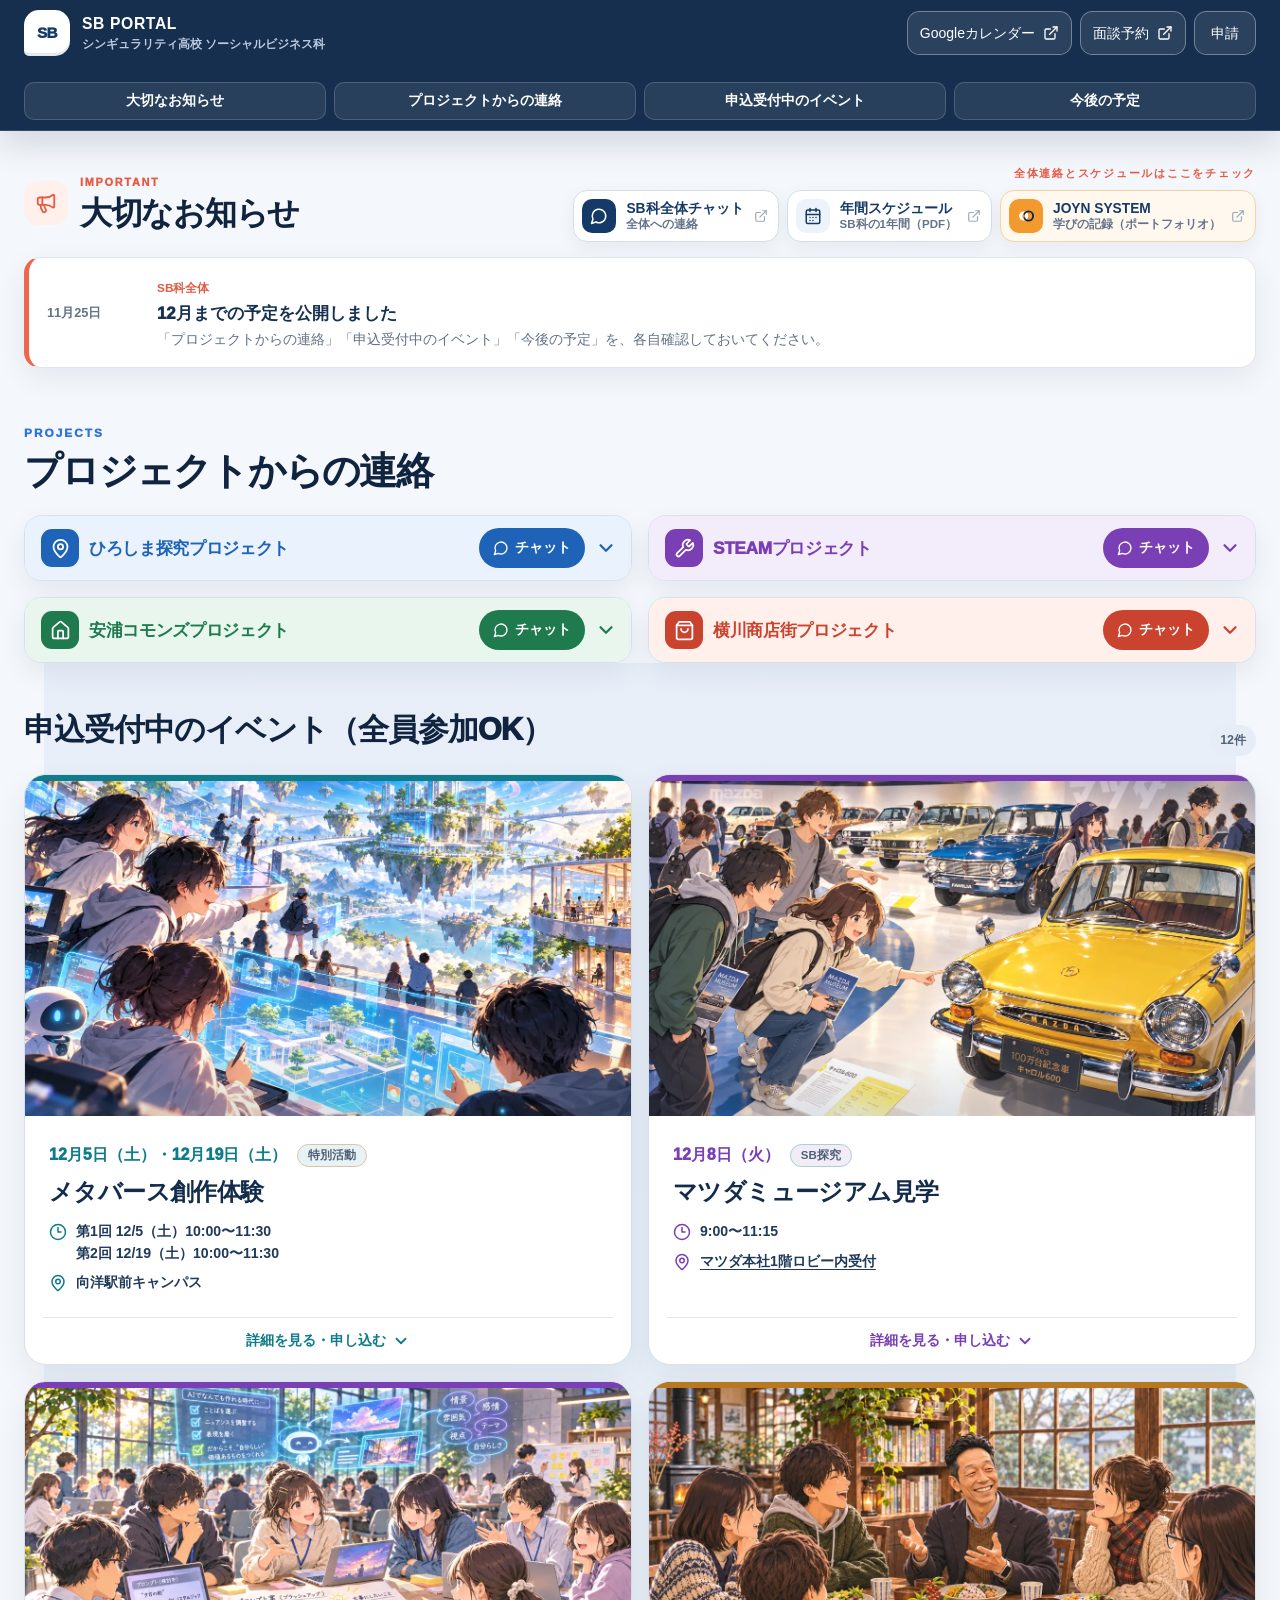
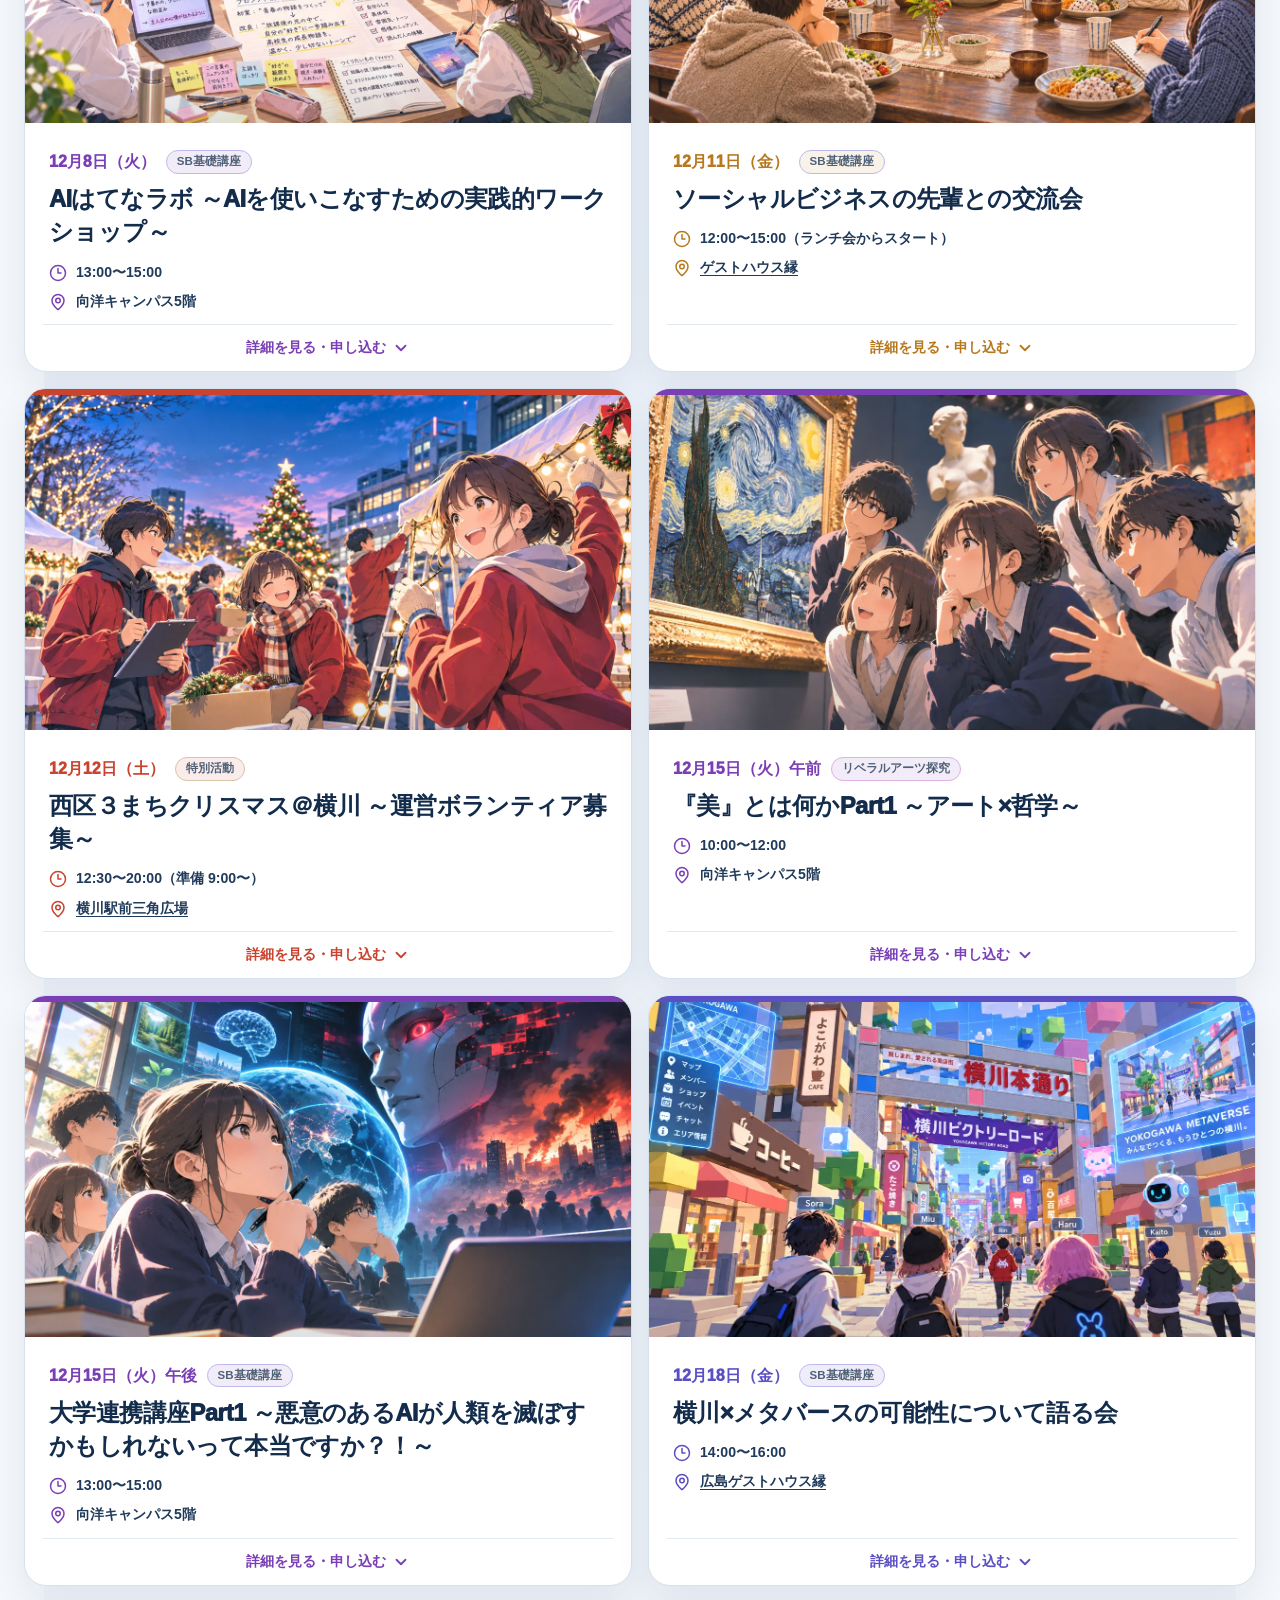
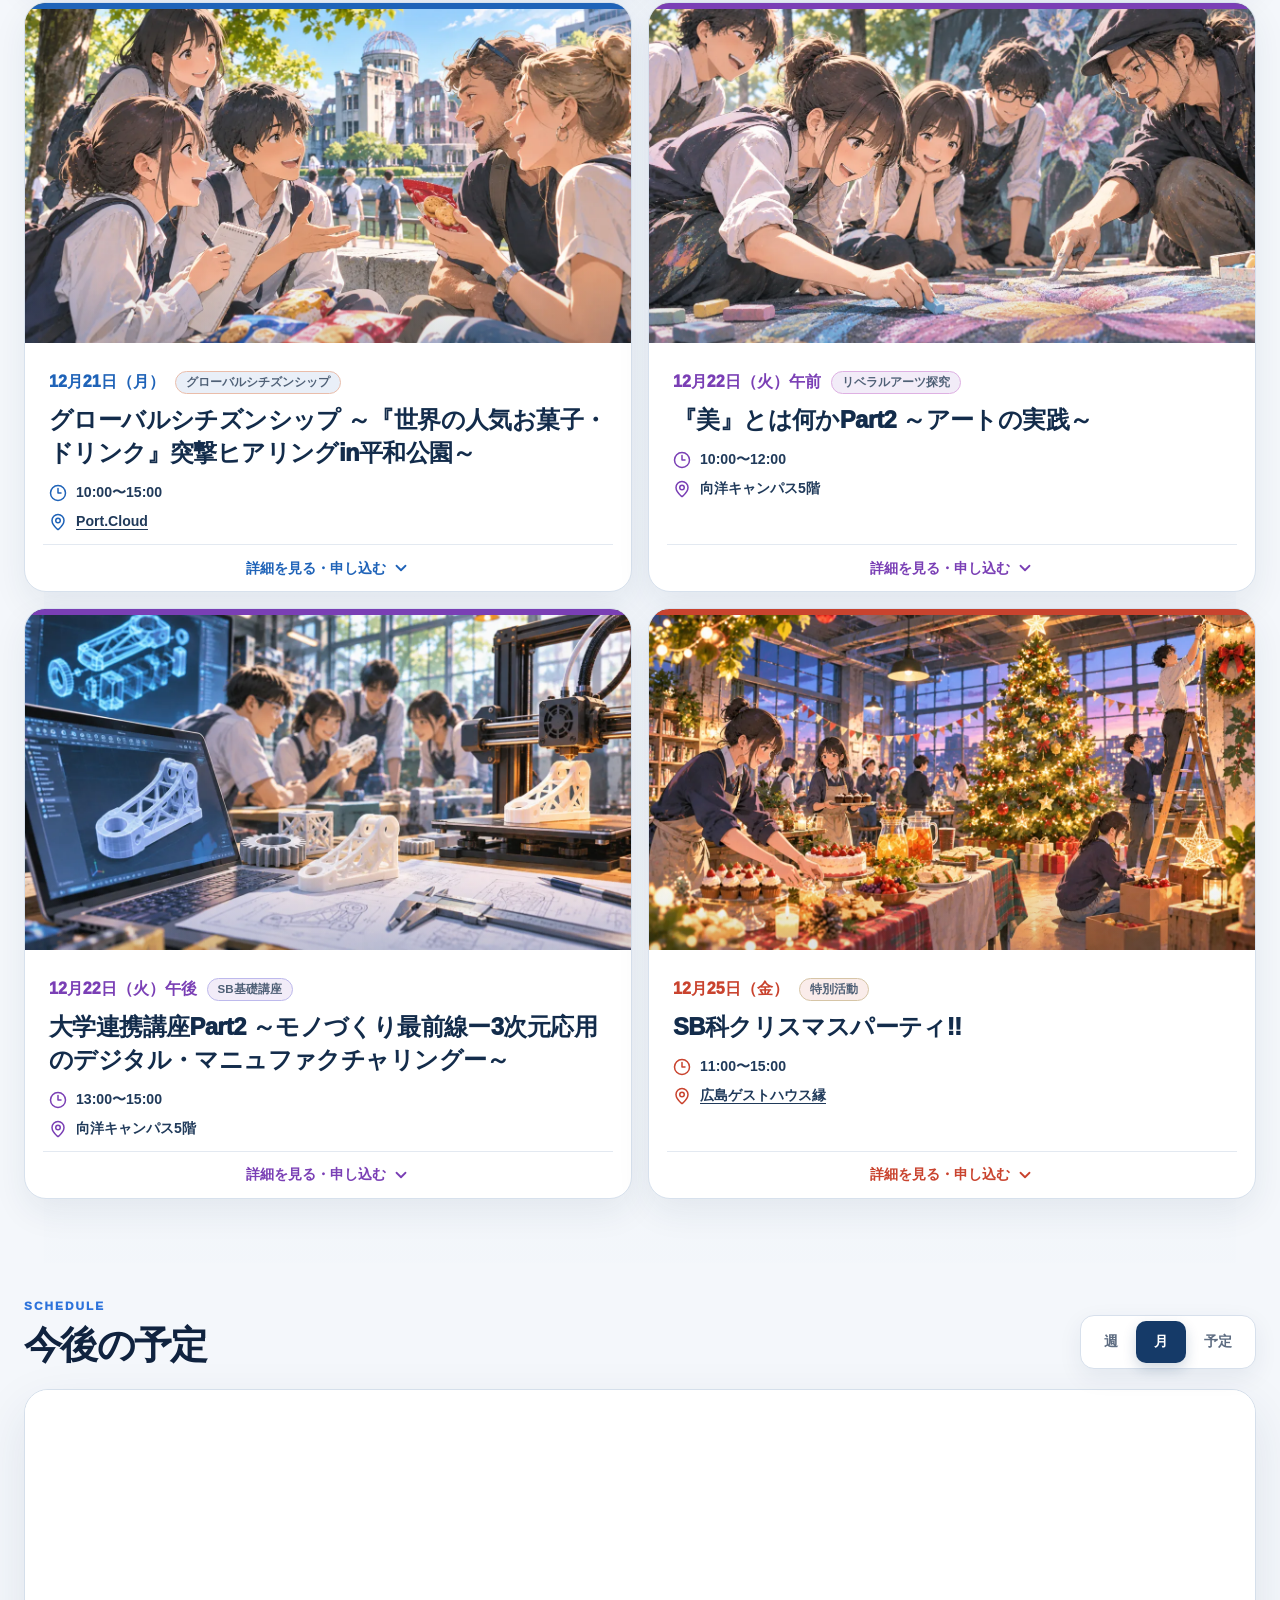
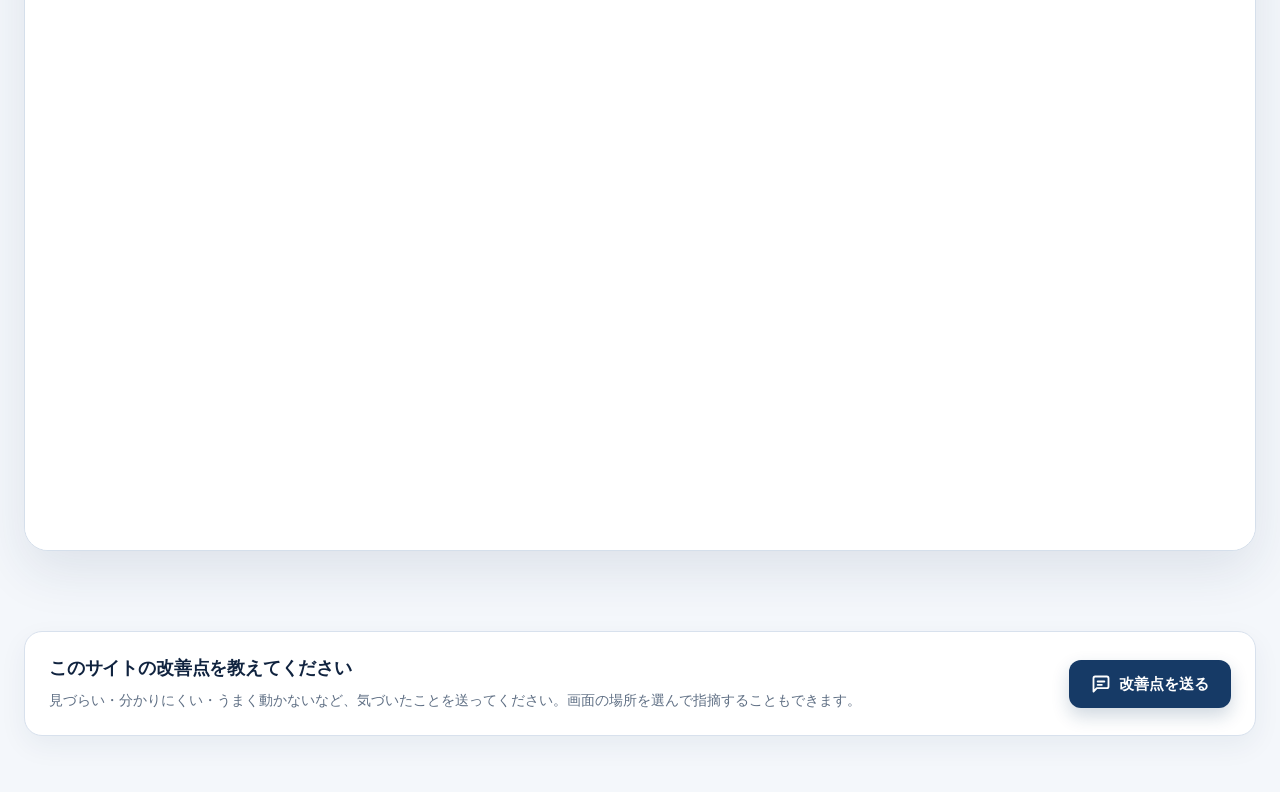
<file: index.html>
<!DOCTYPE html><html lang="ja"><head><meta charset="utf-8"/><meta name="viewport" content="width=device-width, initial-scale=1"/><title>SB PORTAL｜シンギュラリティ高校 ソーシャルビジネス科</title><meta name="description" content="シンギュラリティ高校ソーシャルビジネス科の今日の予定、Googleカレンダー、次の主なイベント、整理されたお知らせを確認できるポータル。"/><meta name="robots" content="noindex, nofollow"/><link rel="icon" href="favicon.svg" type="image/svg+xml"/><link rel="stylesheet" href="assets/style.css?v=20261127d"/></head><body class="antialiased"><div class="site-shell"><header class="topbar topbar-simple"><a class="brand" href="#top" aria-label="SBポータル トップへ"><span class="brand-symbol">SB</span><span><strong>SB PORTAL</strong><small>シンギュラリティ高校 ソーシャルビジネス科</small></span></a><div class="header-actions"><a href="https://calendar.google.com/calendar/u/0?cid=Y19jbGFzc3Jvb203NjZlNDc3ZkBncm91cC5jYWxlbmRhci5nb29nbGUuY29t" target="_blank" rel="noreferrer" data-slot="button" data-variant="outline" data-size="default" class="inline-flex shrink-0 items-center justify-center gap-2 rounded-md text-sm font-medium whitespace-nowrap transition-all outline-none focus-visible:border-ring focus-visible:ring-[3px] focus-visible:ring-ring/50 disabled:pointer-events-none disabled:opacity-50 aria-invalid:border-destructive aria-invalid:ring-destructive/20 dark:aria-invalid:ring-destructive/40 [&amp;_svg]:pointer-events-none [&amp;_svg]:shrink-0 [&amp;_svg:not([class*=&#x27;size-&#x27;])]:size-4 border bg-background shadow-xs hover:bg-accent hover:text-accent-foreground dark:border-input dark:bg-input/30 dark:hover:bg-input/50 h-9 px-4 py-2 has-[&gt;svg]:px-3 header-calendar-link"><span class="calendar-link-desktop">Googleカレンダー</span><span class="calendar-link-mobile">カレンダー</span><svg xmlns="http://www.w3.org/2000/svg" width="24" height="24" viewBox="0 0 24 24" fill="none" stroke="currentColor" stroke-width="2" stroke-linecap="round" stroke-linejoin="round" class="lucide lucide-external-link" aria-hidden="true"><path d="M15 3h6v6"></path><path d="M10 14 21 3"></path><path d="M18 13v6a2 2 0 0 1-2 2H5a2 2 0 0 1-2-2V8a2 2 0 0 1 2-2h6"></path></svg></a><a href="https://sb-interview-booking.workspace-980249.chatgpt.site/" target="_blank" rel="noreferrer" data-slot="button" data-variant="outline" data-size="default" class="inline-flex shrink-0 items-center justify-center gap-2 rounded-md text-sm font-medium whitespace-nowrap transition-all outline-none focus-visible:border-ring focus-visible:ring-[3px] focus-visible:ring-ring/50 disabled:pointer-events-none disabled:opacity-50 aria-invalid:border-destructive aria-invalid:ring-destructive/20 dark:aria-invalid:ring-destructive/40 [&amp;_svg]:pointer-events-none [&amp;_svg]:shrink-0 [&amp;_svg:not([class*=&#x27;size-&#x27;])]:size-4 border bg-background shadow-xs hover:bg-accent hover:text-accent-foreground dark:border-input dark:bg-input/30 dark:hover:bg-input/50 h-9 px-4 py-2 has-[&gt;svg]:px-3 header-calendar-link"><span>面談予約</span><svg xmlns="http://www.w3.org/2000/svg" width="24" height="24" viewBox="0 0 24 24" fill="none" stroke="currentColor" stroke-width="2" stroke-linecap="round" stroke-linejoin="round" class="lucide lucide-external-link" aria-hidden="true"><path d="M15 3h6v6"></path><path d="M10 14 21 3"></path><path d="M18 13v6a2 2 0 0 1-2 2H5a2 2 0 0 1-2-2V8a2 2 0 0 1 2-2h6"></path></svg></a><a href="shinsei/" data-slot="button" data-variant="outline" data-size="default" class="inline-flex shrink-0 items-center justify-center gap-2 rounded-md text-sm font-medium whitespace-nowrap transition-all outline-none focus-visible:border-ring focus-visible:ring-[3px] focus-visible:ring-ring/50 disabled:pointer-events-none disabled:opacity-50 aria-invalid:border-destructive aria-invalid:ring-destructive/20 dark:aria-invalid:ring-destructive/40 [&amp;_svg]:pointer-events-none [&amp;_svg]:shrink-0 [&amp;_svg:not([class*=&#x27;size-&#x27;])]:size-4 border bg-background shadow-xs hover:bg-accent hover:text-accent-foreground dark:border-input dark:bg-input/30 dark:hover:bg-input/50 h-9 px-4 py-2 has-[&gt;svg]:px-3 header-calendar-link"><span>申請</span></a></div><nav class="page-menu" aria-label="ページ内メニュー"><a href="#sec-important">大切な<br class="pm-br">お知らせ</a><a href="#sec-projects">プロジェクト<br class="pm-br">からの連絡</a><a href="#sec-events">申込受付中の<br class="pm-br">イベント</a><a href="#sec-schedule">今後の<br class="pm-br">予定</a></nav></header><main id="top"><section id="sec-important" class="important-section" aria-labelledby="important-title"><div class="important-heading"><span class="important-heading-icon" aria-hidden="true"><svg xmlns="http://www.w3.org/2000/svg" width="24" height="24" viewBox="0 0 24 24" fill="none" stroke="currentColor" stroke-width="2" stroke-linecap="round" stroke-linejoin="round" class="lucide lucide-megaphone" aria-hidden="true"><path d="M11 6a13 13 0 0 0 8.4-2.8A1 1 0 0 1 21 4v12a1 1 0 0 1-1.6.8A13 13 0 0 0 11 14H5a2 2 0 0 1-2-2V8a2 2 0 0 1 2-2z"></path><path d="M6 14a12 12 0 0 0 2.4 7.2 2 2 0 0 0 3.2-2.4A8 8 0 0 1 10 14"></path><path d="M8 6v8"></path></svg></span><div><p>IMPORTANT</p><h1 id="important-title">大切なお知らせ</h1></div><nav class="important-quick" aria-label="SB科全体の連絡とスケジュール"><p class="important-quick-lead">全体連絡とスケジュールはここをチェック</p><div class="important-quick-links"><a class="iq-link iq-chat" href="https://chat.google.com/room/AAQAaMAeeb8?cls=7" target="_blank" rel="noreferrer"><span class="iq-icon"><svg xmlns="http://www.w3.org/2000/svg" viewBox="0 0 24 24" fill="none" stroke="currentColor" stroke-width="2" stroke-linecap="round" stroke-linejoin="round" aria-hidden="true"><path d="M7.9 20A9 9 0 1 0 4 16.1L2 22Z"/></svg></span><span class="iq-text"><b>SB科全体チャット</b><small>全体への連絡</small></span><span class="iq-ext"><svg xmlns="http://www.w3.org/2000/svg" viewBox="0 0 24 24" fill="none" stroke="currentColor" stroke-width="2" stroke-linecap="round" stroke-linejoin="round" aria-hidden="true"><path d="M15 3h6v6"/><path d="M10 14 21 3"/><path d="M18 13v6a2 2 0 0 1-2 2H5a2 2 0 0 1-2-2V8a2 2 0 0 1 2-2h6"/></svg></span></a><a class="iq-link iq-pdf" href="sb-annual-schedule-2026.pdf" target="_blank" rel="noreferrer"><span class="iq-icon"><svg xmlns="http://www.w3.org/2000/svg" viewBox="0 0 24 24" fill="none" stroke="currentColor" stroke-width="2" stroke-linecap="round" stroke-linejoin="round" aria-hidden="true"><path d="M8 2v4"/><path d="M16 2v4"/><rect width="18" height="18" x="3" y="4" rx="2"/><path d="M3 10h18"/><path d="M8 14h.01"/><path d="M12 14h.01"/><path d="M16 14h.01"/><path d="M8 18h.01"/><path d="M12 18h.01"/></svg></span><span class="iq-text"><b>年間スケジュール</b><small>SB科の1年間（PDF）</small></span><span class="iq-ext"><svg xmlns="http://www.w3.org/2000/svg" viewBox="0 0 24 24" fill="none" stroke="currentColor" stroke-width="2" stroke-linecap="round" stroke-linejoin="round" aria-hidden="true"><path d="M15 3h6v6"/><path d="M10 14 21 3"/><path d="M18 13v6a2 2 0 0 1-2 2H5a2 2 0 0 1-2-2V8a2 2 0 0 1 2-2h6"/></svg></span></a><a class="iq-link iq-joyn" href="https://script.google.com/a/macros/ai.singularity.ed.jp/s/AKfycbwogB1f-5Zv5Kc_44-rg0mRhmXwbDzokCEDryA2qnkyo0y7O92kbZ5E1b_EhD9-_wRr/exec" target="_blank" rel="noreferrer"><span class="iq-icon"><svg viewBox="0 0 48 48" aria-hidden="true"><circle cx="19" cy="24" r="10" fill="#fff"/><circle cx="29.5" cy="24" r="10" fill="none" stroke="#0d2748" stroke-width="4"/><circle cx="19" cy="24" r="3.4" fill="#f29a2e"/></svg></span><span class="iq-text"><b>JOYN SYSTEM</b><small>学びの記録（ポートフォリオ）</small></span><span class="iq-ext"><svg xmlns="http://www.w3.org/2000/svg" viewBox="0 0 24 24" fill="none" stroke="currentColor" stroke-width="2" stroke-linecap="round" stroke-linejoin="round" aria-hidden="true"><path d="M15 3h6v6"/><path d="M10 14 21 3"/><path d="M18 13v6a2 2 0 0 1-2 2H5a2 2 0 0 1-2-2V8a2 2 0 0 1 2-2h6"/></svg></span></a></div></nav></div><div class="important-list"><article class="important-notice" data-end="2026-12-25"><time>11月25日</time><div class="important-notice-copy"><span>SB科全体</span><h2>12月までの予定を公開しました</h2><p>「プロジェクトからの連絡」「申込受付中のイベント」「今後の予定」を、各自確認しておいてください。</p></div></article></div></section><section id="sec-projects" class="project-section" aria-labelledby="project-title"><div class="section-heading simple-heading"><div><p class="section-kicker">PROJECTS</p><h2 id="project-title">プロジェクトからの連絡</h2></div></div><div class="pj-grid"><article class="pj-card pj-hiroshima"><details class="pj-fold"><summary class="pj-head"><span class="pj-icon"><svg xmlns="http://www.w3.org/2000/svg" viewBox="0 0 24 24" fill="none" stroke="currentColor" stroke-width="2" stroke-linecap="round" stroke-linejoin="round" aria-hidden="true"><path d="M20 10c0 4.993-5.539 10.193-7.399 11.799a1 1 0 0 1-1.202 0C9.539 20.193 4 14.993 4 10a8 8 0 0 1 16 0"/><circle cx="12" cy="10" r="3"/></svg></span><h3>ひろしま探究プロジェクト</h3><a class="pj-chat" href="https://chat.google.com/room/AAQAPY9awvk?cls=7" target="_blank" rel="noreferrer" aria-label="ひろしま探究プロジェクトのチャットを開く"><svg xmlns="http://www.w3.org/2000/svg" viewBox="0 0 24 24" fill="none" stroke="currentColor" stroke-width="2" stroke-linecap="round" stroke-linejoin="round" aria-hidden="true"><path d="M7.9 20A9 9 0 1 0 4 16.1L2 22Z"/></svg><span class="pj-chat-label">チャット</span></a><svg class="pj-chev" width="22" height="22" xmlns="http://www.w3.org/2000/svg" viewBox="0 0 24 24" fill="none" stroke="currentColor" stroke-width="2.4" stroke-linecap="round" stroke-linejoin="round" aria-hidden="true"><path d="m6 9 6 6 6-6"/></svg></summary><div class="pj-fold-body"><div class="pj-next-row" data-end="2026-11-02"><span class="pj-next">次回</span><time>11/2（月）</time><div><b>ピースパズルツアー体験</b><span class="pj-tag">体験型・要申込</span><small>12:30〜15:00・白神社集合（午前は活動なし）</small><small>10/26の回は中止。運営体験から参加体験に変更しました。</small></div></div><div class="pj-more-body"><ul class="pj-list"><li data-end="2026-11-01"><time>11/1（日）</time><div><b>RiverDo!ひろしま国際SUPオープンレース 運営ボランティア</b><span class="pj-tag">任意・要申込</span><small>11:30〜15:00（予定）・安田中学高等学校ウラ付近</small></div></li><li data-end="2026-11-09"><time>11/9（月）</time><div><b>原爆ドームから宮島（弥山）へ。2大世界遺産を巡るツアー！</b><span class="pj-tag">体験型・要申込</span><small>9:50〜16:00・平和公園（元安橋）高速船乗り場集合・締切11/6（金）</small></div></li><li data-end="2026-12-07"><time>12/7（月）</time><div><b>ツアープラン作成・プレゼンスライド作成</b><span class="cls-line"><span class="cls-badge cls-core">コアプロジェクト・SB探究</span></span><small>13:00〜15:00・<a href="https://maps.app.goo.gl/YiCnb5EU2x2ZdKZJ9" target="_blank" rel="noreferrer">Port.Cloud</a></small></div></li><li data-end="2026-12-14"><time>12/14（月）</time><div><b>ツアープラン作成・発表</b><span class="cls-line"><span class="cls-badge cls-core">コアプロジェクト・SB探究</span></span><small>午前 10:00〜12:00：ツアープラン作成・プレゼンスライド作成</small><small>午後 13:00〜15:00：発表</small><small>場所：<a href="https://maps.app.goo.gl/YiCnb5EU2x2ZdKZJ9" target="_blank" rel="noreferrer">Port.Cloud</a></small></div></li><li data-end="2026-12-21"><time>12/21（月）</time><div><b>グローバルシチズンシップ ～『世界の人気お菓子・ドリンク』突撃ヒアリングin平和公園～</b><span class="cls-line"><span class="cls-badge cls-global">グローバルシチズンシップ</span><span class="pj-tag">体験型・要申込</span></span><small>10:00〜15:00・<a href="https://maps.app.goo.gl/sjWNwyGnusGs8s616" target="_blank" rel="noreferrer">Port.Cloud</a>・締切12/20（日）</small></div></li></ul><p class="pj-note">体験型の詳しい内容と申込は、上の「申込受付中のイベント」から。</p></div></div></details></article><article class="pj-card pj-steam"><details class="pj-fold"><summary class="pj-head"><span class="pj-icon"><svg xmlns="http://www.w3.org/2000/svg" viewBox="0 0 24 24" fill="none" stroke="currentColor" stroke-width="2" stroke-linecap="round" stroke-linejoin="round" aria-hidden="true"><path d="M14.7 6.3a1 1 0 0 0 0 1.4l1.6 1.6a1 1 0 0 0 1.4 0l3.77-3.77a6 6 0 0 1-7.94 7.94l-6.91 6.91a2.12 2.12 0 0 1-3-3l6.91-6.91a6 6 0 0 1 7.94-7.94l-3.76 3.76z"/></svg></span><h3>STEAMプロジェクト</h3><a class="pj-chat" href="https://chat.google.com/room/AAQAP9BiTuQ?cls=7" target="_blank" rel="noreferrer" aria-label="STEAMプロジェクトのチャットを開く"><svg xmlns="http://www.w3.org/2000/svg" viewBox="0 0 24 24" fill="none" stroke="currentColor" stroke-width="2" stroke-linecap="round" stroke-linejoin="round" aria-hidden="true"><path d="M7.9 20A9 9 0 1 0 4 16.1L2 22Z"/></svg><span class="pj-chat-label">チャット</span></a><svg class="pj-chev" width="22" height="22" xmlns="http://www.w3.org/2000/svg" viewBox="0 0 24 24" fill="none" stroke="currentColor" stroke-width="2.4" stroke-linecap="round" stroke-linejoin="round" aria-hidden="true"><path d="m6 9 6 6 6-6"/></svg></summary><div class="pj-fold-body"><div class="pj-next-row" data-end="2026-10-27"><span class="pj-next">次回</span><time>10/27（火）</time><div><b>アプリ制作基礎講座＆LSP</b><small>10:00〜15:00・向洋キャンパス2階</small><small>午前のアプリ制作基礎講座は希望者のみ（申込不要）、午後のLSP（シン高の第3のイノベーションを考える）は全員参加です。</small></div></div><div class="pj-more-body"><ul class="pj-list"><li data-end="2026-11-03"><time>11/3（火）</time><div><b>祝日のためお休み</b><small>活動はありません</small></div></li><li data-end="2026-11-10"><time>11/10（火）</time><div><b>SDGs×自由木工！端材を使って自由に表現しよう</b><span class="pj-tag">体験型・要申込</span><small>13:00〜16:00・シェア工房 Slow &amp; Polite</small><small>汚れてもよい服装で来てください。申込締切は11/7（土）です。</small></div></li><li data-end="2026-11-20"><time>11/20（金）</time><div><b>AI時代のWebデザイン体験</b><span class="pj-tag">体験型・要申込</span><small>14:00〜16:00・向洋キャンパス4階（予定）</small></div></li><li data-end="2026-12-08"><time>12/8（火）</time><div><b>マツダミュージアム見学</b><span class="cls-line"><span class="cls-badge cls-core">SB探究</span><span class="pj-tag">体験型・先着10名</span></span><small>9:00〜11:15・マツダ本社1階ロビー集合</small></div></li><li data-end="2026-12-08"><time>12/8（火）</time><div><b>AIはてなラボ ～AIを使いこなすための実践的ワークショップ～</b><span class="cls-line"><span class="cls-badge cls-kiso">SB基礎講座</span><span class="pj-tag">体験型・要申込</span></span><small>13:00〜15:00・向洋キャンパス5階・締切12/7（月）</small></div></li><li data-end="2026-12-15"><time>12/15（火）</time><div><b>『美』とは何かPart1 ～アート×哲学～</b><span class="cls-line"><span class="cls-badge cls-liberal">リベラルアーツ探究</span><span class="pj-tag">体験型・要申込</span></span><small>午前 10:00〜12:00・向洋キャンパス5階・締切12/14（月）</small></div></li><li data-end="2026-12-15"><time>12/15（火）</time><div><b>大学連携講座Part1 ～悪意のあるAIが人類を滅ぼすかもしれないって本当ですか？！～</b><span class="cls-line"><span class="cls-badge cls-kiso">SB基礎講座</span><span class="pj-tag">体験型・要申込</span></span><small>午後 13:00〜15:00・向洋キャンパス5階・締切12/14（月）</small></div></li><li data-end="2026-12-18"><time>12/18（金）</time><div><b>横川×メタバースの可能性について語る会</b><span class="cls-line"><span class="cls-badge cls-kiso">SB基礎講座</span><span class="pj-tag">体験型・要申込</span></span><small>12/11から変更・14:00〜16:00・広島ゲストハウス縁・STEAM×横川商店街の共同企画</small></div></li><li data-end="2026-12-22"><time>12/22（火）</time><div><b>『美』とは何かPart2 ～アートの実践～</b><span class="cls-line"><span class="cls-badge cls-liberal">リベラルアーツ探究</span><span class="pj-tag">体験型・要申込</span></span><small>午前 10:00〜12:00・向洋キャンパス5階・締切12/21（月）</small></div></li><li data-end="2026-12-22"><time>12/22（火）</time><div><b>大学連携講座Part2 ～モノづくり最前線ー3次元応用のデジタル・マニュファクチャリングー～</b><span class="cls-line"><span class="cls-badge cls-kiso">SB基礎講座</span><span class="pj-tag">体験型・要申込</span></span><small>午後 13:00〜15:00・向洋キャンパス5階・締切12/21（月）</small></div></li></ul><p class="pj-sub">日程が決まっていない予定</p><ul class="pj-chips"><li>地元企業でエンジニア体験<small>未定</small></li></ul><p class="pj-note">体験型の詳しい内容と申込は、上の「申込受付中のイベント」から。</p></div></div></details></article><article class="pj-card pj-yasuura"><details class="pj-fold"><summary class="pj-head"><span class="pj-icon"><svg xmlns="http://www.w3.org/2000/svg" viewBox="0 0 24 24" fill="none" stroke="currentColor" stroke-width="2" stroke-linecap="round" stroke-linejoin="round" aria-hidden="true"><path d="M15 21v-8a1 1 0 0 0-1-1h-4a1 1 0 0 0-1 1v8"/><path d="M3 10a2 2 0 0 1 .709-1.528l7-5.999a2 2 0 0 1 2.582 0l7 5.999A2 2 0 0 1 21 10v9a2 2 0 0 1-2 2H5a2 2 0 0 1-2-2z"/></svg></span><h3>安浦コモンズプロジェクト</h3><a class="pj-chat" href="https://chat.google.com/room/AAQA9hpeG4A?cls=7" target="_blank" rel="noreferrer" aria-label="安浦コモンズプロジェクトのチャットを開く"><svg xmlns="http://www.w3.org/2000/svg" viewBox="0 0 24 24" fill="none" stroke="currentColor" stroke-width="2" stroke-linecap="round" stroke-linejoin="round" aria-hidden="true"><path d="M7.9 20A9 9 0 1 0 4 16.1L2 22Z"/></svg><span class="pj-chat-label">チャット</span></a><svg class="pj-chev" width="22" height="22" xmlns="http://www.w3.org/2000/svg" viewBox="0 0 24 24" fill="none" stroke="currentColor" stroke-width="2.4" stroke-linecap="round" stroke-linejoin="round" aria-hidden="true"><path d="m6 9 6 6 6-6"/></svg></summary><div class="pj-fold-body"><div class="pj-next-row" data-end="2026-11-05"><span class="pj-next">次回</span><time>11/5（木）</time><div><b>お休み</b><span class="pj-tag">予定変更</span><small>野呂山登山は11/12（木）に延期になりました。</small></div></div><div class="pj-more-body"><ul class="pj-list"><li data-end="2026-11-12"><time>11/12（木）</time><div><b>野呂山登り＆森の生態系に触れる体験</b><span class="pj-tag">体験型・要申込</span><small>11/5から延期。フォームが変わったので、申し込んでいた人も再度入力してください。</small></div></li><li data-end="2026-12-10"><time>12/10（木）</time><div><b>安浦で、やってみたいことをやってみる</b><span class="cls-line"><span class="cls-badge cls-core">コアプロジェクト・SB探究</span></span><small>10:00〜15:00・安浦キャンパス</small></div></li><li data-end="2026-12-17"><time>12/17（木）</time><div><b>安浦で、やってみたいことをやってみる</b><span class="cls-line"><span class="cls-badge cls-core">コアプロジェクト・SB探究</span></span><small>10:00〜15:00・安浦キャンパス</small></div></li><li data-end="2026-12-24"><time>12/24（木）</time><div><b>安浦で、やってみたいことをやってみる</b><span class="cls-line"><span class="cls-badge cls-core">コアプロジェクト・SB探究</span></span><small>10:00〜15:00・安浦キャンパス</small></div></li></ul><p class="pj-note">体験型の詳しい内容と申込は、上の「申込受付中のイベント」から。</p></div></div></details></article><article class="pj-card pj-yokogawa"><details class="pj-fold"><summary class="pj-head"><span class="pj-icon"><svg xmlns="http://www.w3.org/2000/svg" viewBox="0 0 24 24" fill="none" stroke="currentColor" stroke-width="2" stroke-linecap="round" stroke-linejoin="round" aria-hidden="true"><path d="M6 2 3 6v14a2 2 0 0 0 2 2h14a2 2 0 0 0 2-2V6l-3-4Z"/><path d="M3 6h18"/><path d="M16 10a4 4 0 0 1-8 0"/></svg></span><h3>横川商店街プロジェクト</h3><a class="pj-chat" href="https://chat.google.com/room/AAQA3qN5K5M?cls=7" target="_blank" rel="noreferrer" aria-label="横川商店街プロジェクトのチャットを開く"><svg xmlns="http://www.w3.org/2000/svg" viewBox="0 0 24 24" fill="none" stroke="currentColor" stroke-width="2" stroke-linecap="round" stroke-linejoin="round" aria-hidden="true"><path d="M7.9 20A9 9 0 1 0 4 16.1L2 22Z"/></svg><span class="pj-chat-label">チャット</span></a><svg class="pj-chev" width="22" height="22" xmlns="http://www.w3.org/2000/svg" viewBox="0 0 24 24" fill="none" stroke="currentColor" stroke-width="2.4" stroke-linecap="round" stroke-linejoin="round" aria-hidden="true"><path d="m6 9 6 6 6-6"/></svg></summary><div class="pj-fold-body"><div class="pj-next-row" data-end="2026-10-30"><span class="pj-next">次回</span><time>10/30（金）</time><div><b>後期スタート：一人ずつ対話して、やりたいことを決める</b><span class="pj-tag">時間変更</span><small>10:00〜15:00・ゲストハウス縁。都合のよい時間に来てください（来られる人は午前から）。犬塚は一日中ゲストハウス縁にいます。</small><small>「よこがわランチ」（11:30〜・ゲスト：縁の紅さん）に参加したい人は、犬塚まで連絡してください。</small></div></div><div class="pj-more-body"><ul class="pj-list"><li data-end="2026-11-01"><time>10/31（土）<br>〜11/1（日）</time><div><b>横川ゾンビナイト運営ボランティア</b><span class="pj-tag">原則参加</span><small>横川ベース（子ども向けワークショップ）／胡子神社（ゾンビ役）</small><small>どちらか1日だけの参加もOK</small></div></li><li data-end="2026-11-06"><time>11/6（金）</time><div><b>やりたいことを、やってみる</b></div></li><li data-end="2026-11-13"><time>11/13（金）</time><div><b>YOKOGAWA YOUTH DIALOGUE ー若者が描くミライと、地域との新しいつながりー</b><span class="pj-tag">生徒企画・要申込</span><small>11:00〜14:00（予定）・ゲストハウス縁・締切11/12（木）</small></div></li><li data-end="2026-12-11"><time>12/11（金）</time><div><b>午前：横川で、やってみたいことをやってみる</b><span class="cls-line"><span class="cls-badge cls-core">コアプロジェクト・SB探究</span></span><small>10:00〜12:00・広島ゲストハウス縁</small></div></li><li data-end="2026-12-11"><time>12/11（金）</time><div><b>午後：ソーシャルビジネスの先輩との交流会</b><span class="cls-line"><span class="cls-badge cls-kiso">SB基礎講座</span><span class="pj-tag">SB科特別企画・要申込</span></span><small>12:00〜15:00（ランチ会から）・広島ゲストハウス縁・締切12/10（木）</small></div></li><li data-end="2026-12-12"><time>12/12（土）</time><div><b>西区３まちクリスマス＠横川 運営ボランティア</b><span class="cls-line"><span class="cls-badge cls-special">特別活動</span><span class="pj-tag">体験型・要申込</span></span><small>12:30〜20:00（準備 9:00〜）・横川駅前三角広場・締切12/11（金）</small></div></li><li data-end="2026-12-18"><time>12/18（金）</time><div><b>午前〜：横川で、やってみたいことをやってみる</b><span class="cls-line"><span class="cls-badge cls-core">コアプロジェクト・SB探究</span></span><small>10:00〜14:00・広島ゲストハウス縁</small><small>クリスマスパーティの実行委員は、10:00から企画会議・準備をします。</small></div></li><li data-end="2026-12-18"><time>12/18（金）</time><div><b>午後：横川×メタバースの可能性について語る会</b><span class="cls-line"><span class="cls-badge cls-kiso">SB基礎講座</span><span class="pj-tag">体験型・要申込</span></span><small>12/11から変更・14:00〜16:00・広島ゲストハウス縁・STEAM×横川商店街の共同企画</small></div></li><li data-end="2026-12-25"><time>12/25（金）</time><div><b>SB科クリスマスパーティ!!</b><span class="cls-line"><span class="cls-badge cls-special">特別活動</span><span class="pj-tag">体験型・要申込</span></span><small>11:00〜15:00・広島ゲストハウス縁</small><small>実行委員の締切12/17（木）・参加の締切12/24（木）</small></div></li></ul></div></div></details></article></div></section><section class="featured-section featured-first" aria-labelledby="featured-title"><div class="section-heading featured-heading simple-heading"><div><p class="section-kicker">NEXT EVENTS</p><h2 id="featured-title">次の主なイベント（全員参加OK）</h2></div></div><div id="sec-events" class="upcoming-events" aria-labelledby="open-events-title"><div class="upcoming-events-heading"><h2 id="open-events-title">申込受付中のイベント（全員参加OK）</h2><span>23<!-- -->件</span></div><div class="upcoming-event-grid"><article class="upcoming-event-card" data-end="2026-10-29" style="--event-accent:#1f7a4d"><div class="upcoming-event-image"><img src="img/event-yasuura-oyster.webp" alt="海辺の作業場で、漁師さんに教わりながら牡蠣剥きを体験する高校生たちのイラスト" loading="lazy"/></div><div class="upcoming-event-body"><div class="upcoming-event-topline"><time dateTime="2026-10-29">10月29日（木）</time></div><h3>牡蠣剥き体験</h3><div class="upcoming-event-facts"><span><svg xmlns="http://www.w3.org/2000/svg" width="24" height="24" viewBox="0 0 24 24" fill="none" stroke="currentColor" stroke-width="2" stroke-linecap="round" stroke-linejoin="round" class="lucide lucide-clock3" aria-hidden="true"><circle cx="12" cy="12" r="10"></circle><path d="M12 6v6h4"></path></svg><b>10:00〜15:00</b></span><span><svg xmlns="http://www.w3.org/2000/svg" width="24" height="24" viewBox="0 0 24 24" fill="none" stroke="currentColor" stroke-width="2" stroke-linecap="round" stroke-linejoin="round" class="lucide lucide-map-pin" aria-hidden="true"><path d="M20 10c0 4.993-5.539 10.193-7.399 11.799a1 1 0 0 1-1.202 0C9.539 20.193 4 14.993 4 10a8 8 0 0 1 16 0"></path><circle cx="12" cy="10" r="3"></circle></svg><b><span class="event-venue-list">安浦キャンパス（ここから山根水産へ移動）</span></b></span></div></div><details class="event-more"><summary>詳細を見る・申し込む<svg class="event-more-chev" width="18" height="18" xmlns="http://www.w3.org/2000/svg" viewBox="0 0 24 24" fill="none" stroke="currentColor" stroke-width="2.4" stroke-linecap="round" stroke-linejoin="round" aria-hidden="true"><path d="m6 9 6 6 6-6"/></svg></summary><div class="event-more-body"><p class="event-more-tag">NEW｜安浦コモンズ・体験型</p><p>午前中は山根水産で牡蠣養殖業の課題を聞き取り、牡蠣剥きを体験します。午後は安浦キャンパスでLSP（レゴ・シリアスプレイ）を行います。</p><div class="upcoming-event-facts"><span><svg xmlns="http://www.w3.org/2000/svg" width="24" height="24" viewBox="0 0 24 24" fill="none" stroke="currentColor" stroke-width="2" stroke-linecap="round" stroke-linejoin="round" class="lucide lucide-bus" aria-hidden="true"><path d="M8 6v6"></path><path d="M15 6v6"></path><path d="M2 12h19.6"></path><path d="M18 18h3s.5-1.7.8-2.8c.1-.4.2-.8.2-1.2 0-.4-.1-.8-.2-1.2l-1.4-5C20.1 6.8 19.1 6 18 6H4a2 2 0 0 0-2 2v10h3"></path><circle cx="7" cy="18" r="2"></circle><path d="M9 18h5"></path><circle cx="16" cy="18" r="2"></circle></svg><b>8:30 向洋発 → 16:30 向洋着</b></span></div><div class="upcoming-event-actions"><p class="event-deadline">申込締切：2026年10月28日（水）</p><a class="upcoming-register" href="https://forms.gle/kYth7FYPj9ZwhYFD8" target="_blank" rel="noreferrer"><svg xmlns="http://www.w3.org/2000/svg" width="24" height="24" viewBox="0 0 24 24" fill="none" stroke="currentColor" stroke-width="2" stroke-linecap="round" stroke-linejoin="round" class="lucide lucide-rectangle-ellipsis" aria-hidden="true"><rect width="20" height="12" x="2" y="6" rx="2"></rect><path d="M12 12h.01"></path><path d="M17 12h.01"></path><path d="M7 12h.01"></path></svg>申込フォームを開く<svg xmlns="http://www.w3.org/2000/svg" width="24" height="24" viewBox="0 0 24 24" fill="none" stroke="currentColor" stroke-width="2" stroke-linecap="round" stroke-linejoin="round" class="lucide lucide-arrow-up-right" aria-hidden="true"><path d="M7 7h10v10"></path><path d="M7 17 17 7"></path></svg></a></div></div></details></article><article class="upcoming-event-card" data-end="2026-11-01" style="--event-accent:#96532c"><div class="upcoming-event-image"><img src="img/event-zombie-volunteers.webp" alt="夕暮れのお化け屋敷を背景に、青白いゾンビメイクと仮装をした私服の高校生や地域の大人が、こちらに手を伸ばすイメージイラスト"/></div><div class="upcoming-event-body"><div class="upcoming-event-topline"><time dateTime="2026-10-31">10月31日（土）〜11月1日（日）</time></div><h3>横川ゾンビナイト運営ボランティア</h3><div class="upcoming-event-facts"><span><svg xmlns="http://www.w3.org/2000/svg" width="24" height="24" viewBox="0 0 24 24" fill="none" stroke="currentColor" stroke-width="2" stroke-linecap="round" stroke-linejoin="round" class="lucide lucide-clock3 lucide-clock-3" aria-hidden="true"><circle cx="12" cy="12" r="10"></circle><path d="M12 6v6h4"></path></svg><b>10/31 14:00〜20:00（12:30〜準備）
11/1 11:00〜17:00（〜19:00撤収）</b></span><span><svg xmlns="http://www.w3.org/2000/svg" width="24" height="24" viewBox="0 0 24 24" fill="none" stroke="currentColor" stroke-width="2" stroke-linecap="round" stroke-linejoin="round" class="lucide lucide-map-pin" aria-hidden="true"><path d="M20 10c0 4.993-5.539 10.193-7.399 11.799a1 1 0 0 1-1.202 0C9.539 20.193 4 14.993 4 10a8 8 0 0 1 16 0"></path><circle cx="12" cy="10" r="3"></circle></svg><b><span class="event-venue-list"><a class="event-location-link" href="https://maps.app.goo.gl/UTSn7WidAMMYReibA" target="_blank" rel="noopener noreferrer">横川ベース（子ども向けワークショップ）</a><a class="event-location-link" href="https://maps.app.goo.gl/GuvdExsSoghygHfLA" target="_blank" rel="noopener noreferrer">胡子神社（ゾンビホラーハウス）</a></span></b></span></div></div><details class="event-more"><summary>詳細を見る・申し込む<svg class="event-more-chev" width="18" height="18" xmlns="http://www.w3.org/2000/svg" viewBox="0 0 24 24" fill="none" stroke="currentColor" stroke-width="2.4" stroke-linecap="round" stroke-linejoin="round" aria-hidden="true"><path d="m6 9 6 6 6-6"/></svg></summary><div class="event-more-body"><p class="event-more-tag">NEW｜横川メンバーは原則参加</p><p>横川最大のイベントを支える2日間。子ども向けワークショップの運営、またはホラーハウスのゾンビ役を選べます。</p><ul class="upcoming-event-notes"><li>横川商店街プロジェクトのメンバーは原則参加。その他のプロジェクトは任意です。</li><li>どちらか1日だけの参加もOKです。</li><li>ワークショップ：ボードゲーム、ゾンビチョークアート、ゾンビお絵かき体験などの運営。</li><li>ゾンビ役：ゾンビメイクをして、お化け屋敷内で待機し、来場者を脅かします。人数制限のため抽選となる可能性があります。</li></ul><div class="upcoming-event-actions"><p class="event-deadline">申込締切：<!-- -->2026年10月24日（土）</p><a class="upcoming-register" href="https://forms.gle/YwnDZFCGESdbsLsm7" target="_blank" rel="noreferrer"><svg xmlns="http://www.w3.org/2000/svg" width="24" height="24" viewBox="0 0 24 24" fill="none" stroke="currentColor" stroke-width="2" stroke-linecap="round" stroke-linejoin="round" class="lucide lucide-rectangle-ellipsis" aria-hidden="true"><rect width="20" height="12" x="2" y="6" rx="2"></rect><path d="M12 12h.01"></path><path d="M17 12h.01"></path><path d="M7 12h.01"></path></svg>申込フォームを開く<svg xmlns="http://www.w3.org/2000/svg" width="24" height="24" viewBox="0 0 24 24" fill="none" stroke="currentColor" stroke-width="2" stroke-linecap="round" stroke-linejoin="round" class="lucide lucide-arrow-up-right" aria-hidden="true"><path d="M7 7h10v10"></path><path d="M7 17 17 7"></path></svg></a></div></div></details></article><article class="upcoming-event-card" data-end="2026-11-01" style="--event-accent:#16818d"><div class="upcoming-event-image"><img src="img/event-riverdo-volunteers.webp" alt="私服の高校生と地域の大人が、川沿いのエイドステーションでSUP選手に飲み物を渡して応援するイメージイラスト"/></div><div class="upcoming-event-body"><div class="upcoming-event-topline"><time dateTime="2026-11-01">11月1日（日）</time></div><h3>RiverDo!ひろしま国際SUPオープンレース 運営ボランティア</h3><div class="upcoming-event-facts"><span><svg xmlns="http://www.w3.org/2000/svg" width="24" height="24" viewBox="0 0 24 24" fill="none" stroke="currentColor" stroke-width="2" stroke-linecap="round" stroke-linejoin="round" class="lucide lucide-clock3 lucide-clock-3" aria-hidden="true"><circle cx="12" cy="12" r="10"></circle><path d="M12 6v6h4"></path></svg><b>11:30〜15:00（予定）</b></span><span><svg xmlns="http://www.w3.org/2000/svg" width="24" height="24" viewBox="0 0 24 24" fill="none" stroke="currentColor" stroke-width="2" stroke-linecap="round" stroke-linejoin="round" class="lucide lucide-map-pin" aria-hidden="true"><path d="M20 10c0 4.993-5.539 10.193-7.399 11.799a1 1 0 0 1-1.202 0C9.539 20.193 4 14.993 4 10a8 8 0 0 1 16 0"></path><circle cx="12" cy="10" r="3"></circle></svg><b><span class="event-venue-list"><a class="event-location-link" href="https://maps.app.goo.gl/WRd56cQBkRf7C6bt6" target="_blank" rel="noopener noreferrer">安田中学高等学校ウラ付近</a></span></b></span></div></div><details class="event-more"><summary>詳細を見る・申し込む<svg class="event-more-chev" width="18" height="18" xmlns="http://www.w3.org/2000/svg" viewBox="0 0 24 24" fill="none" stroke="currentColor" stroke-width="2.4" stroke-linecap="round" stroke-linejoin="round" aria-hidden="true"><path d="m6 9 6 6 6-6"/></svg></summary><div class="event-more-body"><p class="event-more-tag">NEW｜任意参加・運営ボランティア</p><p>国内最大級のSUPレースをサポート。エイドステーションで選手に飲料などを手渡し、励ましの声を掛けます。</p><ul class="upcoming-event-notes"><li>参加は任意です。どのプロジェクトの人も参加できます。</li></ul><div class="upcoming-event-actions"><p class="event-deadline">申込締切：<!-- -->2026年10月24日（土）</p><a class="upcoming-register" href="https://forms.gle/B75eYHPqAcMFCqDV6" target="_blank" rel="noreferrer"><svg xmlns="http://www.w3.org/2000/svg" width="24" height="24" viewBox="0 0 24 24" fill="none" stroke="currentColor" stroke-width="2" stroke-linecap="round" stroke-linejoin="round" class="lucide lucide-rectangle-ellipsis" aria-hidden="true"><rect width="20" height="12" x="2" y="6" rx="2"></rect><path d="M12 12h.01"></path><path d="M17 12h.01"></path><path d="M7 12h.01"></path></svg>申込フォームを開く<svg xmlns="http://www.w3.org/2000/svg" width="24" height="24" viewBox="0 0 24 24" fill="none" stroke="currentColor" stroke-width="2" stroke-linecap="round" stroke-linejoin="round" class="lucide lucide-arrow-up-right" aria-hidden="true"><path d="M7 7h10v10"></path><path d="M7 17 17 7"></path></svg></a><a class="upcoming-secondary" href="https://river-do.com/1" target="_blank" rel="noreferrer">大会について見る<!-- --> <svg xmlns="http://www.w3.org/2000/svg" width="24" height="24" viewBox="0 0 24 24" fill="none" stroke="currentColor" stroke-width="2" stroke-linecap="round" stroke-linejoin="round" class="lucide lucide-external-link" aria-hidden="true"><path d="M15 3h6v6"></path><path d="M10 14 21 3"></path><path d="M18 13v6a2 2 0 0 1-2 2H5a2 2 0 0 1-2-2V8a2 2 0 0 1 2-2h6"></path></svg></a></div></div></details></article><article class="upcoming-event-card" data-end="2026-11-02" style="--event-accent:#1f63b8"><div class="upcoming-event-image"><img src="img/event-peacepuzzle-tour.webp" alt="神社と原爆ドームの近くで、タブレットを見ながら平和スポットを巡る私服の高校生たちのイラスト" loading="lazy"/></div><div class="upcoming-event-body"><div class="upcoming-event-topline"><time dateTime="2026-11-02">11月2日（月）</time></div><h3>ピースパズルツアー体験</h3><div class="upcoming-event-facts"><span><svg xmlns="http://www.w3.org/2000/svg" width="24" height="24" viewBox="0 0 24 24" fill="none" stroke="currentColor" stroke-width="2" stroke-linecap="round" stroke-linejoin="round" class="lucide lucide-clock3" aria-hidden="true"><circle cx="12" cy="12" r="10"></circle><path d="M12 6v6h4"></path></svg><b>12:30〜15:00（午前中は活動なし）</b></span><span><svg xmlns="http://www.w3.org/2000/svg" width="24" height="24" viewBox="0 0 24 24" fill="none" stroke="currentColor" stroke-width="2" stroke-linecap="round" stroke-linejoin="round" class="lucide lucide-map-pin" aria-hidden="true"><path d="M20 10c0 4.993-5.539 10.193-7.399 11.799a1 1 0 0 1-1.202 0C9.539 20.193 4 14.993 4 10a8 8 0 0 1 16 0"></path><circle cx="12" cy="10" r="3"></circle></svg><b><span class="event-venue-list"><a class="event-location-link" href="https://maps.app.goo.gl/hHC6nUAdrBa8Xiqm6" target="_blank" rel="noopener noreferrer">白神社</a></span></b></span></div></div><details class="event-more"><summary>詳細を見る・申し込む<svg class="event-more-chev" width="18" height="18" xmlns="http://www.w3.org/2000/svg" viewBox="0 0 24 24" fill="none" stroke="currentColor" stroke-width="2.4" stroke-linecap="round" stroke-linejoin="round" aria-hidden="true"><path d="m6 9 6 6 6-6"/></svg></summary><div class="event-more-body"><p class="event-more-tag">日程変更｜ひろしま探究・体験型</p><p>市内の隠れた平和スポットを回り、デジタル設計されたクイズや謎解きに挑戦しながらゴールを目指すツアーを体験します。</p><ul class="upcoming-event-notes"><li>10月26日（月）の回は中止になりました。この日に参加体験として実施します（運営体験から変更）。</li><li>白神社から平和公園付近まで歩きます。</li></ul><div class="upcoming-event-actions"><p class="event-deadline">申込締切：2026年10月30日（金）</p><a class="upcoming-register" href="https://forms.gle/gvWtHHRTDseupG3S9" target="_blank" rel="noreferrer"><svg xmlns="http://www.w3.org/2000/svg" width="24" height="24" viewBox="0 0 24 24" fill="none" stroke="currentColor" stroke-width="2" stroke-linecap="round" stroke-linejoin="round" class="lucide lucide-rectangle-ellipsis" aria-hidden="true"><rect width="20" height="12" x="2" y="6" rx="2"></rect><path d="M12 12h.01"></path><path d="M17 12h.01"></path><path d="M7 12h.01"></path></svg>申込フォームを開く<svg xmlns="http://www.w3.org/2000/svg" width="24" height="24" viewBox="0 0 24 24" fill="none" stroke="currentColor" stroke-width="2" stroke-linecap="round" stroke-linejoin="round" class="lucide lucide-arrow-up-right" aria-hidden="true"><path d="M7 7h10v10"></path><path d="M7 17 17 7"></path></svg></a></div></div></details></article><article class="upcoming-event-card" data-end="2026-11-09" style="--event-accent:#1f63b8"><div class="upcoming-event-image"><img src="img/event-miyajima-tour-1109.webp" alt="宮島の表参道商店街で、海に立つ大鳥居を背に笑顔で歩く高校生たちと鹿のイラスト" loading="lazy"/></div><div class="upcoming-event-body"><div class="upcoming-event-topline"><time dateTime="2026-11-09">11月9日（月）</time></div><h3>原爆ドームから宮島（弥山）へ。2大世界遺産を巡るツアー！</h3><div class="upcoming-event-facts"><span><svg xmlns="http://www.w3.org/2000/svg" width="24" height="24" viewBox="0 0 24 24" fill="none" stroke="currentColor" stroke-width="2" stroke-linecap="round" stroke-linejoin="round" class="lucide lucide-clock3" aria-hidden="true"><circle cx="12" cy="12" r="10"></circle><path d="M12 6v6h4"></path></svg><b>9:50〜16:00</b></span><span><svg xmlns="http://www.w3.org/2000/svg" width="24" height="24" viewBox="0 0 24 24" fill="none" stroke="currentColor" stroke-width="2" stroke-linecap="round" stroke-linejoin="round" class="lucide lucide-map-pin" aria-hidden="true"><path d="M20 10c0 4.993-5.539 10.193-7.399 11.799a1 1 0 0 1-1.202 0C9.539 20.193 4 14.993 4 10a8 8 0 0 1 16 0"></path><circle cx="12" cy="10" r="3"></circle></svg><b><span class="event-venue-list"><a class="event-location-link" href="https://maps.app.goo.gl/qanPdzuodgebKscD6" target="_blank" rel="noopener noreferrer">平和公園（元安橋）高速船乗り場</a></span></b></span></div></div><details class="event-more"><summary>詳細を見る・申し込む<svg class="event-more-chev" width="18" height="18" xmlns="http://www.w3.org/2000/svg" viewBox="0 0 24 24" fill="none" stroke="currentColor" stroke-width="2.4" stroke-linecap="round" stroke-linejoin="round" aria-hidden="true"><path d="m6 9 6 6 6-6"/></svg></summary><div class="event-more-body"><p class="event-more-tag">NEW｜ひろしま探究・体験型</p><p>原爆ドームから高速船で宮島へ渡り、ロープウェーで弥山の山頂へ向かいます。各自で昼食をとったあと、午後は宮島の価値を再発見するフィールドワークを行います。</p><ul class="upcoming-event-notes"><li>平和公園（原爆ドーム）に集合し、9:50発の高速船に乗ります。</li><li>帰りはフェリーで宮島口に渡り、JR宮島口駅で解散します。</li><li>宮島では30分ほど山を登ります。動きやすい服装で来てください。</li><li>昼食代は自己負担です。</li></ul><div class="upcoming-event-actions"><p class="event-deadline">申込締切：2026年11月6日（金）</p><a class="upcoming-register" href="https://forms.gle/KNM9EoXmNayh5AjE6" target="_blank" rel="noreferrer"><svg xmlns="http://www.w3.org/2000/svg" width="24" height="24" viewBox="0 0 24 24" fill="none" stroke="currentColor" stroke-width="2" stroke-linecap="round" stroke-linejoin="round" class="lucide lucide-rectangle-ellipsis" aria-hidden="true"><rect width="20" height="12" x="2" y="6" rx="2"></rect><path d="M12 12h.01"></path><path d="M17 12h.01"></path><path d="M7 12h.01"></path></svg>申込フォームを開く<svg xmlns="http://www.w3.org/2000/svg" width="24" height="24" viewBox="0 0 24 24" fill="none" stroke="currentColor" stroke-width="2" stroke-linecap="round" stroke-linejoin="round" class="lucide lucide-arrow-up-right" aria-hidden="true"><path d="M7 7h10v10"></path><path d="M7 17 17 7"></path></svg></a></div></div></details></article><article class="upcoming-event-card" data-end="2026-11-10" style="--event-accent:#9a5b2c"><div class="upcoming-event-image"><img src="img/event-steam-mokko-1110.webp" alt="木工の作業場で、職人さんに教わりながら端材で巣箱や車をつくる高校生たちのイラスト" loading="lazy"/></div><div class="upcoming-event-body"><div class="upcoming-event-topline"><time dateTime="2026-11-10">11月10日（火）</time></div><h3>SDGs×自由木工！端材を使って自由に表現しよう</h3><div class="upcoming-event-facts"><span><svg xmlns="http://www.w3.org/2000/svg" width="24" height="24" viewBox="0 0 24 24" fill="none" stroke="currentColor" stroke-width="2" stroke-linecap="round" stroke-linejoin="round" class="lucide lucide-clock3" aria-hidden="true"><circle cx="12" cy="12" r="10"></circle><path d="M12 6v6h4"></path></svg><b>13:00〜16:00</b></span><span><svg xmlns="http://www.w3.org/2000/svg" width="24" height="24" viewBox="0 0 24 24" fill="none" stroke="currentColor" stroke-width="2" stroke-linecap="round" stroke-linejoin="round" class="lucide lucide-map-pin" aria-hidden="true"><path d="M20 10c0 4.993-5.539 10.193-7.399 11.799a1 1 0 0 1-1.202 0C9.539 20.193 4 14.993 4 10a8 8 0 0 1 16 0"></path><circle cx="12" cy="10" r="3"></circle></svg><b><span class="event-venue-list"><a class="event-location-link" href="https://maps.app.goo.gl/6cpv28ZWhJQYw8jw7?g_st=ic" target="_blank" rel="noopener noreferrer">広島のシェア工房 Slow &amp; Polite</a></span></b></span></div></div><details class="event-more"><summary>詳細を見る・申し込む<svg class="event-more-chev" width="18" height="18" xmlns="http://www.w3.org/2000/svg" viewBox="0 0 24 24" fill="none" stroke="currentColor" stroke-width="2.4" stroke-linecap="round" stroke-linejoin="round" aria-hidden="true"><path d="m6 9 6 6 6-6"/></svg></summary><div class="event-more-body"><p class="event-more-tag">NEW｜STEAM・体験型</p><p>制作の過程で出る端材（ごみ）を使い、自由に木工作品をつくります。工房の機材を自由に使え、専門家の指導も受けられます。</p><ul class="upcoming-event-notes"><li>汚れてもよい服装で来てください。</li></ul><div class="upcoming-event-actions"><p class="event-deadline">申込締切：2026年11月7日（土）</p><a class="upcoming-register" href="https://forms.gle/L3kwMjQ3C6N3j46QA" target="_blank" rel="noreferrer"><svg xmlns="http://www.w3.org/2000/svg" width="24" height="24" viewBox="0 0 24 24" fill="none" stroke="currentColor" stroke-width="2" stroke-linecap="round" stroke-linejoin="round" class="lucide lucide-rectangle-ellipsis" aria-hidden="true"><rect width="20" height="12" x="2" y="6" rx="2"></rect><path d="M12 12h.01"></path><path d="M17 12h.01"></path><path d="M7 12h.01"></path></svg>申込フォームを開く<svg xmlns="http://www.w3.org/2000/svg" width="24" height="24" viewBox="0 0 24 24" fill="none" stroke="currentColor" stroke-width="2" stroke-linecap="round" stroke-linejoin="round" class="lucide lucide-arrow-up-right" aria-hidden="true"><path d="M7 7h10v10"></path><path d="M7 17 17 7"></path></svg></a></div></div></details></article><article class="upcoming-event-card" data-end="2026-11-12" style="--event-accent:#1f7a4d"><div class="upcoming-event-image"><img src="img/event-yasuura-noroyama.webp" alt="紅葉した山道で、瀬戸内海を見下ろしながら森の植物を観察する高校生たちのイラスト" loading="lazy"/></div><div class="upcoming-event-body"><div class="upcoming-event-topline"><time dateTime="2026-11-12">11月12日（木）</time></div><h3>野呂山登り＆森の生態系に触れる体験</h3><div class="upcoming-event-facts"><span><svg xmlns="http://www.w3.org/2000/svg" width="24" height="24" viewBox="0 0 24 24" fill="none" stroke="currentColor" stroke-width="2" stroke-linecap="round" stroke-linejoin="round" class="lucide lucide-clock3" aria-hidden="true"><circle cx="12" cy="12" r="10"></circle><path d="M12 6v6h4"></path></svg><b>10:00〜16:00</b></span><span><svg xmlns="http://www.w3.org/2000/svg" width="24" height="24" viewBox="0 0 24 24" fill="none" stroke="currentColor" stroke-width="2" stroke-linecap="round" stroke-linejoin="round" class="lucide lucide-map-pin" aria-hidden="true"><path d="M20 10c0 4.993-5.539 10.193-7.399 11.799a1 1 0 0 1-1.202 0C9.539 20.193 4 14.993 4 10a8 8 0 0 1 16 0"></path><circle cx="12" cy="10" r="3"></circle></svg><b><span class="event-venue-list">安浦キャンパス（ここから野呂山へ徒歩で移動）</span></b></span></div></div><details class="event-more"><summary>詳細を見る・申し込む<svg class="event-more-chev" width="18" height="18" xmlns="http://www.w3.org/2000/svg" viewBox="0 0 24 24" fill="none" stroke="currentColor" stroke-width="2.4" stroke-linecap="round" stroke-linejoin="round" aria-hidden="true"><path d="m6 9 6 6 6-6"/></svg></summary><div class="event-more-body"><p class="event-more-tag">日程変更｜安浦コモンズ・体験型</p><p>登山ガイドとともに、呉の名峰・野呂山に登ります。途中までは舗装された道で、登山らしくなるのは後半の30分ほどです。</p><div class="upcoming-event-facts"><span><svg xmlns="http://www.w3.org/2000/svg" width="24" height="24" viewBox="0 0 24 24" fill="none" stroke="currentColor" stroke-width="2" stroke-linecap="round" stroke-linejoin="round" class="lucide lucide-bus" aria-hidden="true"><path d="M8 6v6"></path><path d="M15 6v6"></path><path d="M2 12h19.6"></path><path d="M18 18h3s.5-1.7.8-2.8c.1-.4.2-.8.2-1.2 0-.4-.1-.8-.2-1.2l-1.4-5C20.1 6.8 19.1 6 18 6H4a2 2 0 0 0-2 2v10h3"></path><circle cx="7" cy="18" r="2"></circle><path d="M9 18h5"></path><circle cx="16" cy="18" r="2"></circle></svg><b>8:30 向洋発 → 17:30 向洋着</b></span></div><ul class="upcoming-event-notes"><li>11月5日（木）から延期になりました。フォームの内容が変わったので、申し込んでいた人も再度入力してください。</li><li>動きやすい服装で来てください。</li></ul><div class="upcoming-event-actions"><a class="upcoming-register" href="https://forms.gle/DoJZtmxyxDg1Qmj99" target="_blank" rel="noreferrer"><svg xmlns="http://www.w3.org/2000/svg" width="24" height="24" viewBox="0 0 24 24" fill="none" stroke="currentColor" stroke-width="2" stroke-linecap="round" stroke-linejoin="round" class="lucide lucide-rectangle-ellipsis" aria-hidden="true"><rect width="20" height="12" x="2" y="6" rx="2"></rect><path d="M12 12h.01"></path><path d="M17 12h.01"></path><path d="M7 12h.01"></path></svg>申込フォームを開く<svg xmlns="http://www.w3.org/2000/svg" width="24" height="24" viewBox="0 0 24 24" fill="none" stroke="currentColor" stroke-width="2" stroke-linecap="round" stroke-linejoin="round" class="lucide lucide-arrow-up-right" aria-hidden="true"><path d="M7 7h10v10"></path><path d="M7 17 17 7"></path></svg></a></div></div></details></article><article class="upcoming-event-card" data-end="2026-11-13" style="--event-accent:#c9432e"><div class="upcoming-event-image"><img src="img/event-yokogawa-youth-dialogue-1113.webp" alt="木のぬくもりのあるカフェのような空間で、学生や地域の大人が輪になって笑顔で語り合うイラスト" loading="lazy"/></div><div class="upcoming-event-body"><div class="upcoming-event-topline"><time dateTime="2026-11-13">11月13日（金）</time></div><h3>YOKOGAWA YOUTH DIALOGUE ー若者が描くミライと、地域との新しいつながりー</h3><div class="upcoming-event-facts"><span><svg xmlns="http://www.w3.org/2000/svg" width="24" height="24" viewBox="0 0 24 24" fill="none" stroke="currentColor" stroke-width="2" stroke-linecap="round" stroke-linejoin="round" class="lucide lucide-clock3" aria-hidden="true"><circle cx="12" cy="12" r="10"></circle><path d="M12 6v6h4"></path></svg><b>11:00〜14:00（予定）</b></span><span><svg xmlns="http://www.w3.org/2000/svg" width="24" height="24" viewBox="0 0 24 24" fill="none" stroke="currentColor" stroke-width="2" stroke-linecap="round" stroke-linejoin="round" class="lucide lucide-map-pin" aria-hidden="true"><path d="M20 10c0 4.993-5.539 10.193-7.399 11.799a1 1 0 0 1-1.202 0C9.539 20.193 4 14.993 4 10a8 8 0 0 1 16 0"></path><circle cx="12" cy="10" r="3"></circle></svg><b><span class="event-venue-list"><a class="event-location-link" href="https://maps.app.goo.gl/bYSgXkM5GbappvDo6?g_st=il" target="_blank" rel="noopener noreferrer">ゲストハウス縁</a></span></b></span></div></div><details class="event-more"><summary>詳細を見る・申し込む<svg class="event-more-chev" width="18" height="18" xmlns="http://www.w3.org/2000/svg" viewBox="0 0 24 24" fill="none" stroke="currentColor" stroke-width="2.4" stroke-linecap="round" stroke-linejoin="round" aria-hidden="true"><path d="m6 9 6 6 6-6"/></svg></summary><div class="event-more-body"><p class="event-more-tag">NEW｜横川商店街・生徒企画</p><p>横川ですでに活動している学生・若者や、これから活動していく人が集まり、自己紹介を通して将来の目標や夢を語り合いながら交流します。</p><ul class="upcoming-event-notes"><li>①参加者同士の自己紹介　②将来像やキャリアについての意見交換　③グループでの交流・ディスカッション　④横川で挑戦してみたいことや、地域との関わり方についての意見交換</li><li>SB科の生徒が企画したイベントです。</li></ul><div class="upcoming-event-actions"><p class="event-deadline">申込締切：2026年11月12日（木）</p><a class="upcoming-register" href="https://docs.google.com/forms/d/e/1FAIpQLSd_yU7IzkUg99HFq8fsJJka7sO9_cXUnG6I7u6oe-LYZTWjvA/viewform" target="_blank" rel="noreferrer"><svg xmlns="http://www.w3.org/2000/svg" width="24" height="24" viewBox="0 0 24 24" fill="none" stroke="currentColor" stroke-width="2" stroke-linecap="round" stroke-linejoin="round" class="lucide lucide-rectangle-ellipsis" aria-hidden="true"><rect width="20" height="12" x="2" y="6" rx="2"></rect><path d="M12 12h.01"></path><path d="M17 12h.01"></path><path d="M7 12h.01"></path></svg>申込フォームを開く<svg xmlns="http://www.w3.org/2000/svg" width="24" height="24" viewBox="0 0 24 24" fill="none" stroke="currentColor" stroke-width="2" stroke-linecap="round" stroke-linejoin="round" class="lucide lucide-arrow-up-right" aria-hidden="true"><path d="M7 7h10v10"></path><path d="M7 17 17 7"></path></svg></a></div></div></details></article><article class="upcoming-event-card" data-end="2026-11-15" style="--event-accent:#bb691c"><div class="upcoming-event-image"><img src="img/event-festa-kids-space.webp" alt="私服の高校生と地域の大人が、公民館のキッズスペースで子どもたちとLEGOやボードゲームを楽しむイメージイラスト"/></div><div class="upcoming-event-body"><div class="upcoming-event-topline"><time dateTime="2026-11-14">11月14日（土）〜15日（日）</time></div><h3>「出張！キッズスペース」まちづくり市民交流フェスタ 運営ボランティア</h3><div class="upcoming-event-facts"><span><svg xmlns="http://www.w3.org/2000/svg" width="24" height="24" viewBox="0 0 24 24" fill="none" stroke="currentColor" stroke-width="2" stroke-linecap="round" stroke-linejoin="round" class="lucide lucide-clock3 lucide-clock-3" aria-hidden="true"><circle cx="12" cy="12" r="10"></circle><path d="M12 6v6h4"></path></svg><b>11/14（土）10:30〜15:30（予定）
11/15（日）10:30〜15:30（予定）</b></span><span><svg xmlns="http://www.w3.org/2000/svg" width="24" height="24" viewBox="0 0 24 24" fill="none" stroke="currentColor" stroke-width="2" stroke-linecap="round" stroke-linejoin="round" class="lucide lucide-map-pin" aria-hidden="true"><path d="M20 10c0 4.993-5.539 10.193-7.399 11.799a1 1 0 0 1-1.202 0C9.539 20.193 4 14.993 4 10a8 8 0 0 1 16 0"></path><circle cx="12" cy="10" r="3"></circle></svg><b><span class="event-venue-list"><a class="event-location-link" href="https://maps.app.goo.gl/EAwjE9mhGrh9wdcH9" target="_blank" rel="noopener noreferrer">合人社ウェンディ ひと・まちプラザ1階</a></span></b></span></div></div><details class="event-more"><summary>詳細を見る・申し込む<svg class="event-more-chev" width="18" height="18" xmlns="http://www.w3.org/2000/svg" viewBox="0 0 24 24" fill="none" stroke="currentColor" stroke-width="2.4" stroke-linecap="round" stroke-linejoin="round" aria-hidden="true"><path d="m6 9 6 6 6-6"/></svg></summary><div class="event-more-body"><p class="event-more-tag">NEW｜子どもと遊ぶ・運営ボランティア</p><p>SB科が企画・運営するキッズスペースのお手伝い。LEGOやボードゲームの補助をしながら、来場した子どもたちと一緒に遊びます。</p><ul class="upcoming-event-notes"><li>両日参加でも、どちらか1日だけでもOKです。</li><li>人との交流や子どもが好きな方、子どもと一緒に遊びたい方を募集します。</li></ul><div class="upcoming-event-actions"><p class="event-deadline">申込締切：<!-- -->2026年11月6日（金）</p><a class="upcoming-register" href="https://forms.gle/ewQ53iTDyHySsC4k8" target="_blank" rel="noreferrer"><svg xmlns="http://www.w3.org/2000/svg" width="24" height="24" viewBox="0 0 24 24" fill="none" stroke="currentColor" stroke-width="2" stroke-linecap="round" stroke-linejoin="round" class="lucide lucide-rectangle-ellipsis" aria-hidden="true"><rect width="20" height="12" x="2" y="6" rx="2"></rect><path d="M12 12h.01"></path><path d="M17 12h.01"></path><path d="M7 12h.01"></path></svg>申込フォームを開く<svg xmlns="http://www.w3.org/2000/svg" width="24" height="24" viewBox="0 0 24 24" fill="none" stroke="currentColor" stroke-width="2" stroke-linecap="round" stroke-linejoin="round" class="lucide lucide-arrow-up-right" aria-hidden="true"><path d="M7 7h10v10"></path><path d="M7 17 17 7"></path></svg></a><a class="upcoming-secondary" href="http://www.cf.city.hiroshima.jp/m-plaza/festa_info.html" target="_blank" rel="noreferrer">フェスタについて見る<!-- --> <svg xmlns="http://www.w3.org/2000/svg" width="24" height="24" viewBox="0 0 24 24" fill="none" stroke="currentColor" stroke-width="2" stroke-linecap="round" stroke-linejoin="round" class="lucide lucide-external-link" aria-hidden="true"><path d="M15 3h6v6"></path><path d="M10 14 21 3"></path><path d="M18 13v6a2 2 0 0 1-2 2H5a2 2 0 0 1-2-2V8a2 2 0 0 1 2-2h6"></path></svg></a></div></div></details></article><article class="upcoming-event-card" data-end="2026-11-20" style="--event-accent:#7a3fb5"><div class="upcoming-event-image"><img src="img/event-steam-webdesign.webp" alt="「AI時代のWebデザイン体験」の告知バナー。講師の久保田涼子さんの写真と、2026年11月20日（金）14:00〜16:00、向洋駅前キャンパスでの開催案内" loading="lazy"/></div><div class="upcoming-event-body"><div class="upcoming-event-topline"><time dateTime="2026-11-20">11月20日（金）</time></div><h3>AI時代のWebデザイン体験</h3><div class="upcoming-event-facts"><span><svg xmlns="http://www.w3.org/2000/svg" width="24" height="24" viewBox="0 0 24 24" fill="none" stroke="currentColor" stroke-width="2" stroke-linecap="round" stroke-linejoin="round" class="lucide lucide-clock3" aria-hidden="true"><circle cx="12" cy="12" r="10"></circle><path d="M12 6v6h4"></path></svg><b>14:00〜16:00</b></span><span><svg xmlns="http://www.w3.org/2000/svg" width="24" height="24" viewBox="0 0 24 24" fill="none" stroke="currentColor" stroke-width="2" stroke-linecap="round" stroke-linejoin="round" class="lucide lucide-map-pin" aria-hidden="true"><path d="M20 10c0 4.993-5.539 10.193-7.399 11.799a1 1 0 0 1-1.202 0C9.539 20.193 4 14.993 4 10a8 8 0 0 1 16 0"></path><circle cx="12" cy="10" r="3"></circle></svg><b><span class="event-venue-list">向洋キャンパス4階（予定）</span></b></span></div></div><details class="event-more"><summary>詳細を見る・申し込む<svg class="event-more-chev" width="18" height="18" xmlns="http://www.w3.org/2000/svg" viewBox="0 0 24 24" fill="none" stroke="currentColor" stroke-width="2.4" stroke-linecap="round" stroke-linejoin="round" aria-hidden="true"><path d="m6 9 6 6 6-6"/></svg></summary><div class="event-more-body"><p class="event-more-tag">NEW｜STEAM・体験型</p><p>書籍の執筆など実績が豊富なWebデザイナー、久保田涼子さん（デジタルハリウッド広島校長）をお招きし、AI時代に求められるWebデザインの基礎を体験的に学びます。</p><div class="upcoming-event-actions"><p class="event-deadline">申込締切：2026年11月17日（火）</p><a class="upcoming-register" href="https://forms.gle/Pt3AtRiCvT44t3rs6" target="_blank" rel="noreferrer"><svg xmlns="http://www.w3.org/2000/svg" width="24" height="24" viewBox="0 0 24 24" fill="none" stroke="currentColor" stroke-width="2" stroke-linecap="round" stroke-linejoin="round" class="lucide lucide-rectangle-ellipsis" aria-hidden="true"><rect width="20" height="12" x="2" y="6" rx="2"></rect><path d="M12 12h.01"></path><path d="M17 12h.01"></path><path d="M7 12h.01"></path></svg>申込フォームを開く<svg xmlns="http://www.w3.org/2000/svg" width="24" height="24" viewBox="0 0 24 24" fill="none" stroke="currentColor" stroke-width="2" stroke-linecap="round" stroke-linejoin="round" class="lucide lucide-arrow-up-right" aria-hidden="true"><path d="M7 7h10v10"></path><path d="M7 17 17 7"></path></svg></a></div></div></details></article><article class="upcoming-event-card" data-end="2026-11-29" style="--event-accent:#b7791f"><div class="upcoming-event-image"><img src="img/event-lsp-workshop-1129.webp" alt="学生と社会人がテーブルいっぱいのレゴ作品を囲み、笑顔でアイデアを出し合うイラスト" loading="lazy"/></div><div class="upcoming-event-body"><div class="upcoming-event-topline"><time dateTime="2026-11-29">11月29日（日）</time><span class="cls-badge cls-special">特別活動</span></div><h3>学生×企業×行政で共創するLEGO®SERIOUS PLAY®ワークショップ</h3><div class="upcoming-event-facts"><span><svg xmlns="http://www.w3.org/2000/svg" width="24" height="24" viewBox="0 0 24 24" fill="none" stroke="currentColor" stroke-width="2" stroke-linecap="round" stroke-linejoin="round" class="lucide lucide-clock3" aria-hidden="true"><circle cx="12" cy="12" r="10"></circle><path d="M12 6v6h4"></path></svg><b>14:00〜16:00</b></span><span><svg xmlns="http://www.w3.org/2000/svg" width="24" height="24" viewBox="0 0 24 24" fill="none" stroke="currentColor" stroke-width="2" stroke-linecap="round" stroke-linejoin="round" class="lucide lucide-map-pin" aria-hidden="true"><path d="M20 10c0 4.993-5.539 10.193-7.399 11.799a1 1 0 0 1-1.202 0C9.539 20.193 4 14.993 4 10a8 8 0 0 1 16 0"></path><circle cx="12" cy="10" r="3"></circle></svg><b><span class="event-venue-list"><a class="event-location-link" href="https://maps.app.goo.gl/EAwjE9mhGrh9wdcH9" target="_blank" rel="noopener noreferrer">合人社ウェンディ ひと・まちプラザ</a>（部屋は調整中）</span></b></span></div></div><details class="event-more"><summary>詳細を見る・申し込む<svg class="event-more-chev" width="18" height="18" xmlns="http://www.w3.org/2000/svg" viewBox="0 0 24 24" fill="none" stroke="currentColor" stroke-width="2.4" stroke-linecap="round" stroke-linejoin="round" aria-hidden="true"><path d="m6 9 6 6 6-6"/></svg></summary><div class="event-more-body"><p class="event-more-tag">NEW｜特別企画・学生20名（予定）・参加無料</p><p>広島の企業・行政の人たちと、レゴを囲んで「第3のイノベーション」（今ある商品やサービスの周りに新しい仕掛けを加えて、価値を高めること）を一緒に考える2時間です。</p><ul class="upcoming-event-notes"><li>プログラム：①企業・行政の取組みを知る　②届けたい価値をレゴで表す　③もっと役立つ仕掛けを考える</li><li>ゲスト（予定）：広島県 大学事務局次長／広島市 女性若年雇用推進課長／人材派遣会社代表／青年会議所副理事長・設備会社代表</li><li>進行：犬塚 慧（LEGO® SERIOUS PLAY® メソッド認定ファシリテーター）</li></ul><div class="upcoming-event-actions"><p class="event-deadline">申込締切：2026年11月26日（木）※延長しました</p><a class="upcoming-register" href="https://forms.gle/M3fuDSvnbPm3CEB26" target="_blank" rel="noreferrer"><svg xmlns="http://www.w3.org/2000/svg" width="24" height="24" viewBox="0 0 24 24" fill="none" stroke="currentColor" stroke-width="2" stroke-linecap="round" stroke-linejoin="round" class="lucide lucide-rectangle-ellipsis" aria-hidden="true"><rect width="20" height="12" x="2" y="6" rx="2"></rect><path d="M12 12h.01"></path><path d="M17 12h.01"></path><path d="M7 12h.01"></path></svg>申込フォームを開く<svg xmlns="http://www.w3.org/2000/svg" width="24" height="24" viewBox="0 0 24 24" fill="none" stroke="currentColor" stroke-width="2" stroke-linecap="round" stroke-linejoin="round" class="lucide lucide-arrow-up-right" aria-hidden="true"><path d="M7 7h10v10"></path><path d="M7 17 17 7"></path></svg></a></div></div></details></article><article class="upcoming-event-card" data-end="2026-12-19" style="--event-accent:#0f7c8c"><div class="upcoming-event-image"><img src="img/event-metaverse.webp" alt="空に浮かぶ島々のメタバース空間で、立体的な画面を操作しながら学校の街並みをつくる高校生たちのイラスト" loading="lazy"/></div><div class="upcoming-event-body"><div class="upcoming-event-topline"><time dateTime="2026-12-05">12月5日（土）・12月19日（土）</time><span class="cls-badge cls-special">特別活動</span></div><h3>メタバース創作体験</h3><div class="upcoming-event-facts"><span><svg xmlns="http://www.w3.org/2000/svg" width="24" height="24" viewBox="0 0 24 24" fill="none" stroke="currentColor" stroke-width="2" stroke-linecap="round" stroke-linejoin="round" class="lucide lucide-clock3" aria-hidden="true"><circle cx="12" cy="12" r="10"></circle><path d="M12 6v6h4"></path></svg><b>第1回 12/5（土）10:00〜11:30
第2回 12/19（土）10:00〜11:30</b></span><span><svg xmlns="http://www.w3.org/2000/svg" width="24" height="24" viewBox="0 0 24 24" fill="none" stroke="currentColor" stroke-width="2" stroke-linecap="round" stroke-linejoin="round" class="lucide lucide-map-pin" aria-hidden="true"><path d="M20 10c0 4.993-5.539 10.193-7.399 11.799a1 1 0 0 1-1.202 0C9.539 20.193 4 14.993 4 10a8 8 0 0 1 16 0"></path><circle cx="12" cy="10" r="3"></circle></svg><b><span class="event-venue-list">向洋駅前キャンパス</span></b></span></div></div><details class="event-more"><summary>詳細を見る・申し込む<svg class="event-more-chev" width="18" height="18" xmlns="http://www.w3.org/2000/svg" viewBox="0 0 24 24" fill="none" stroke="currentColor" stroke-width="2.4" stroke-linecap="round" stroke-linejoin="round" aria-hidden="true"><path d="m6 9 6 6 6-6"/></svg></summary><div class="event-more-body"><p class="event-more-tag">NEW｜特別活動・体験型</p><p>メタバースで遊び、制作ツールを使って自分たちの世界をつくります。全2回の体験です。</p><ul class="upcoming-event-notes"><li>第1回：メタバースで遊び、制作ツールを使ってテストワールドをつくります。</li><li>第2回：3Dデータを取り込み、「自分たちで学校をつくるなら？」をテーマにアイデアを広げます。</li><li>「特別活動」として扱います。</li></ul><div class="upcoming-event-actions"><a class="upcoming-register" href="https://docs.google.com/forms/d/e/1FAIpQLSdMTCL1xa0fkgwAejpC-ordwKLN6ip0S4VDCtztcqLQxxCaIQ/viewform" target="_blank" rel="noreferrer"><svg xmlns="http://www.w3.org/2000/svg" width="24" height="24" viewBox="0 0 24 24" fill="none" stroke="currentColor" stroke-width="2" stroke-linecap="round" stroke-linejoin="round" class="lucide lucide-rectangle-ellipsis" aria-hidden="true"><rect width="20" height="12" x="2" y="6" rx="2"></rect><path d="M12 12h.01"></path><path d="M17 12h.01"></path><path d="M7 12h.01"></path></svg>申込フォームを開く<svg xmlns="http://www.w3.org/2000/svg" width="24" height="24" viewBox="0 0 24 24" fill="none" stroke="currentColor" stroke-width="2" stroke-linecap="round" stroke-linejoin="round" class="lucide lucide-arrow-up-right" aria-hidden="true"><path d="M7 7h10v10"></path><path d="M7 17 17 7"></path></svg></a></div></div></details></article><article class="upcoming-event-card" data-end="2026-12-08" style="--event-accent:#7a3fb5"><div class="upcoming-event-image"><img src="img/event-steam-mazda.webp" alt="マツダミュージアムで、歴代の車の展示を見学する私服の高校生たちのイラスト" loading="lazy"/></div><div class="upcoming-event-body"><div class="upcoming-event-topline"><time dateTime="2026-12-08">12月8日（火）</time><span class="cls-badge cls-core">SB探究</span></div><h3>マツダミュージアム見学</h3><div class="upcoming-event-facts"><span><svg xmlns="http://www.w3.org/2000/svg" width="24" height="24" viewBox="0 0 24 24" fill="none" stroke="currentColor" stroke-width="2" stroke-linecap="round" stroke-linejoin="round" class="lucide lucide-clock3" aria-hidden="true"><circle cx="12" cy="12" r="10"></circle><path d="M12 6v6h4"></path></svg><b>9:00〜11:15</b></span><span><svg xmlns="http://www.w3.org/2000/svg" width="24" height="24" viewBox="0 0 24 24" fill="none" stroke="currentColor" stroke-width="2" stroke-linecap="round" stroke-linejoin="round" class="lucide lucide-map-pin" aria-hidden="true"><path d="M20 10c0 4.993-5.539 10.193-7.399 11.799a1 1 0 0 1-1.202 0C9.539 20.193 4 14.993 4 10a8 8 0 0 1 16 0"></path><circle cx="12" cy="10" r="3"></circle></svg><b><span class="event-venue-list"><a class="event-location-link" href="https://maps.app.goo.gl/ZDS1KVeApF69Fxtm9" target="_blank" rel="noopener noreferrer">マツダ本社1階ロビー内受付</a></span></b></span></div></div><details class="event-more"><summary>詳細を見る・申し込む<svg class="event-more-chev" width="18" height="18" xmlns="http://www.w3.org/2000/svg" viewBox="0 0 24 24" fill="none" stroke="currentColor" stroke-width="2.4" stroke-linecap="round" stroke-linejoin="round" aria-hidden="true"><path d="m6 9 6 6 6-6"/></svg></summary><div class="event-more-body"><p class="event-more-tag">NEW｜STEAM・体験型・先着10名</p><p>マツダミュージアムの見学ツアーに参加し、車づくりの歴史や意義、制作の過程を体験的に学びます。</p><ul class="upcoming-event-notes"><li>先着10名までです。</li></ul><div class="upcoming-event-actions"><p class="event-deadline">申込締切：2026年12月3日（木）</p><a class="upcoming-register" href="https://forms.gle/fuNh9jExsbCU5Y8f9" target="_blank" rel="noreferrer"><svg xmlns="http://www.w3.org/2000/svg" width="24" height="24" viewBox="0 0 24 24" fill="none" stroke="currentColor" stroke-width="2" stroke-linecap="round" stroke-linejoin="round" class="lucide lucide-rectangle-ellipsis" aria-hidden="true"><rect width="20" height="12" x="2" y="6" rx="2"></rect><path d="M12 12h.01"></path><path d="M17 12h.01"></path><path d="M7 12h.01"></path></svg>申込フォームを開く<svg xmlns="http://www.w3.org/2000/svg" width="24" height="24" viewBox="0 0 24 24" fill="none" stroke="currentColor" stroke-width="2" stroke-linecap="round" stroke-linejoin="round" class="lucide lucide-arrow-up-right" aria-hidden="true"><path d="M7 7h10v10"></path><path d="M7 17 17 7"></path></svg></a></div></div></details></article><article class="upcoming-event-card" data-end="2026-12-08" style="--event-accent:#7a3fb5"><div class="upcoming-event-image"><img src="img/event-ai-hatena-1208.webp" alt="大きな窓のある教室で、高校生たちがノートPCや付箋を囲み、AIへの指示文（プロンプト）を言葉を選びながら練り上げているイラスト" loading="lazy"/></div><div class="upcoming-event-body"><div class="upcoming-event-topline"><time dateTime="2026-12-08">12月8日（火）</time><span class="cls-badge cls-kiso">SB基礎講座</span></div><h3>AIはてなラボ ～AIを使いこなすための実践的ワークショップ～</h3><div class="upcoming-event-facts"><span><svg xmlns="http://www.w3.org/2000/svg" width="24" height="24" viewBox="0 0 24 24" fill="none" stroke="currentColor" stroke-width="2" stroke-linecap="round" stroke-linejoin="round" class="lucide lucide-clock3" aria-hidden="true"><circle cx="12" cy="12" r="10"></circle><path d="M12 6v6h4"></path></svg><b>13:00〜15:00</b></span><span><svg xmlns="http://www.w3.org/2000/svg" width="24" height="24" viewBox="0 0 24 24" fill="none" stroke="currentColor" stroke-width="2" stroke-linecap="round" stroke-linejoin="round" class="lucide lucide-map-pin" aria-hidden="true"><path d="M20 10c0 4.993-5.539 10.193-7.399 11.799a1 1 0 0 1-1.202 0C9.539 20.193 4 14.993 4 10a8 8 0 0 1 16 0"></path><circle cx="12" cy="10" r="3"></circle></svg><b><span class="event-venue-list">向洋キャンパス5階</span></b></span></div></div><details class="event-more"><summary>詳細を見る・申し込む<svg class="event-more-chev" width="18" height="18" xmlns="http://www.w3.org/2000/svg" viewBox="0 0 24 24" fill="none" stroke="currentColor" stroke-width="2.4" stroke-linecap="round" stroke-linejoin="round" aria-hidden="true"><path d="m6 9 6 6 6-6"/></svg></summary><div class="event-more-body"><p class="event-more-tag">NEW｜STEAM・体験型</p><p>AIがあらゆるものを生成できる時代に、どうすれば「自分らしいもの」や「価値あるもの」を生み出せるのか。「言語的緻密性」をキーワードに、ワークショップ形式で楽しく学びます。</p><ul class="upcoming-event-notes"><li>ゲスト：山口智也さん（広島大学理学部情報科学科の学生で、広島でスタートアップ企業を経営）</li></ul><div class="upcoming-event-actions"><p class="event-deadline">申込締切：2026年12月7日（月）</p><a class="upcoming-register" href="https://forms.gle/J9KC6cB6Uqg21nKG9" target="_blank" rel="noreferrer"><svg xmlns="http://www.w3.org/2000/svg" width="24" height="24" viewBox="0 0 24 24" fill="none" stroke="currentColor" stroke-width="2" stroke-linecap="round" stroke-linejoin="round" class="lucide lucide-rectangle-ellipsis" aria-hidden="true"><rect width="20" height="12" x="2" y="6" rx="2"></rect><path d="M12 12h.01"></path><path d="M17 12h.01"></path><path d="M7 12h.01"></path></svg>申込フォームを開く<svg xmlns="http://www.w3.org/2000/svg" width="24" height="24" viewBox="0 0 24 24" fill="none" stroke="currentColor" stroke-width="2" stroke-linecap="round" stroke-linejoin="round" class="lucide lucide-arrow-up-right" aria-hidden="true"><path d="M7 7h10v10"></path><path d="M7 17 17 7"></path></svg></a></div></div></details></article><article class="upcoming-event-card" data-end="2026-12-11" style="--event-accent:#b7791f"><div class="upcoming-event-image"><img src="img/event-sb-senpai-koryu-1211.webp" alt="木のぬくもりのある部屋で、ランチを囲みながら社会人の先輩の話を笑顔で聞く高校生たちのイラスト" loading="lazy"/></div><div class="upcoming-event-body"><div class="upcoming-event-topline"><time dateTime="2026-12-11">12月11日（金）</time><span class="cls-badge cls-kiso">SB基礎講座</span></div><h3>ソーシャルビジネスの先輩との交流会</h3><div class="upcoming-event-facts"><span><svg xmlns="http://www.w3.org/2000/svg" width="24" height="24" viewBox="0 0 24 24" fill="none" stroke="currentColor" stroke-width="2" stroke-linecap="round" stroke-linejoin="round" class="lucide lucide-clock3" aria-hidden="true"><circle cx="12" cy="12" r="10"></circle><path d="M12 6v6h4"></path></svg><b>12:00〜15:00（ランチ会からスタート）</b></span><span><svg xmlns="http://www.w3.org/2000/svg" width="24" height="24" viewBox="0 0 24 24" fill="none" stroke="currentColor" stroke-width="2" stroke-linecap="round" stroke-linejoin="round" class="lucide lucide-map-pin" aria-hidden="true"><path d="M20 10c0 4.993-5.539 10.193-7.399 11.799a1 1 0 0 1-1.202 0C9.539 20.193 4 14.993 4 10a8 8 0 0 1 16 0"></path><circle cx="12" cy="10" r="3"></circle></svg><b><span class="event-venue-list"><a class="event-location-link" href="https://maps.app.goo.gl/QwUTyeEtiKxKUKX1A" target="_blank" rel="noopener noreferrer">ゲストハウス縁</a></span></b></span></div></div><details class="event-more"><summary>詳細を見る・申し込む<svg class="event-more-chev" width="18" height="18" xmlns="http://www.w3.org/2000/svg" viewBox="0 0 24 24" fill="none" stroke="currentColor" stroke-width="2.4" stroke-linecap="round" stroke-linejoin="round" aria-hidden="true"><path d="m6 9 6 6 6-6"/></svg></summary><div class="event-more-body"><p class="event-more-tag">NEW｜SB科特別企画</p><p>広島でソーシャルビジネスを実践する先輩をお招きし、その人生ややりがい、苦労話や失敗談などを楽しく伺います。</p><ul class="upcoming-event-notes"><li>ゲスト：株式会社キタヒロ 代表取締役 本田正博さん</li></ul><div class="upcoming-event-actions"><p class="event-deadline">申込締切：2026年12月10日（木）</p><a class="upcoming-register" href="https://forms.gle/ha6BJYRPcq6DrToc6" target="_blank" rel="noreferrer"><svg xmlns="http://www.w3.org/2000/svg" width="24" height="24" viewBox="0 0 24 24" fill="none" stroke="currentColor" stroke-width="2" stroke-linecap="round" stroke-linejoin="round" class="lucide lucide-rectangle-ellipsis" aria-hidden="true"><rect width="20" height="12" x="2" y="6" rx="2"></rect><path d="M12 12h.01"></path><path d="M17 12h.01"></path><path d="M7 12h.01"></path></svg>申込フォームを開く<svg xmlns="http://www.w3.org/2000/svg" width="24" height="24" viewBox="0 0 24 24" fill="none" stroke="currentColor" stroke-width="2" stroke-linecap="round" stroke-linejoin="round" class="lucide lucide-arrow-up-right" aria-hidden="true"><path d="M7 7h10v10"></path><path d="M7 17 17 7"></path></svg></a></div></div></details></article><article class="upcoming-event-card" data-end="2026-12-12" style="--event-accent:#c9432e"><div class="upcoming-event-image"><img src="img/event-3machi-xmas-1212.webp" alt="夕暮れの広場で、クリスマスツリーの前でイルミネーションやテントの飾り付けをする高校生ボランティアのイラスト" loading="lazy"/></div><div class="upcoming-event-body"><div class="upcoming-event-topline"><time dateTime="2026-12-12">12月12日（土）</time><span class="cls-badge cls-special">特別活動</span></div><h3>西区３まちクリスマス＠横川 ～運営ボランティア募集～</h3><div class="upcoming-event-facts"><span><svg xmlns="http://www.w3.org/2000/svg" width="24" height="24" viewBox="0 0 24 24" fill="none" stroke="currentColor" stroke-width="2" stroke-linecap="round" stroke-linejoin="round" class="lucide lucide-clock3" aria-hidden="true"><circle cx="12" cy="12" r="10"></circle><path d="M12 6v6h4"></path></svg><b>12:30〜20:00（準備 9:00〜）</b></span><span><svg xmlns="http://www.w3.org/2000/svg" width="24" height="24" viewBox="0 0 24 24" fill="none" stroke="currentColor" stroke-width="2" stroke-linecap="round" stroke-linejoin="round" class="lucide lucide-map-pin" aria-hidden="true"><path d="M20 10c0 4.993-5.539 10.193-7.399 11.799a1 1 0 0 1-1.202 0C9.539 20.193 4 14.993 4 10a8 8 0 0 1 16 0"></path><circle cx="12" cy="10" r="3"></circle></svg><b><span class="event-venue-list"><a class="event-location-link" href="https://maps.app.goo.gl/NieNabsJinRtxFKM7" target="_blank" rel="noopener noreferrer">横川駅前三角広場</a></span></b></span></div></div><details class="event-more"><summary>詳細を見る・申し込む<svg class="event-more-chev" width="18" height="18" xmlns="http://www.w3.org/2000/svg" viewBox="0 0 24 24" fill="none" stroke="currentColor" stroke-width="2.4" stroke-linecap="round" stroke-linejoin="round" aria-hidden="true"><path d="m6 9 6 6 6-6"/></svg></summary><div class="event-more-body"><p class="event-more-tag">NEW｜横川商店街・体験型</p><p>横川駅前三角広場で開かれる「西区３まちクリスマス」の運営を、ボランティアとして手伝います。</p><div class="upcoming-event-actions"><p class="event-deadline">申込締切：2026年12月11日（金）</p><a class="upcoming-register" href="https://forms.gle/P3iCUx3apgtWWvw76" target="_blank" rel="noreferrer"><svg xmlns="http://www.w3.org/2000/svg" width="24" height="24" viewBox="0 0 24 24" fill="none" stroke="currentColor" stroke-width="2" stroke-linecap="round" stroke-linejoin="round" class="lucide lucide-rectangle-ellipsis" aria-hidden="true"><rect width="20" height="12" x="2" y="6" rx="2"></rect><path d="M12 12h.01"></path><path d="M17 12h.01"></path><path d="M7 12h.01"></path></svg>申込フォームを開く<svg xmlns="http://www.w3.org/2000/svg" width="24" height="24" viewBox="0 0 24 24" fill="none" stroke="currentColor" stroke-width="2" stroke-linecap="round" stroke-linejoin="round" class="lucide lucide-arrow-up-right" aria-hidden="true"><path d="M7 7h10v10"></path><path d="M7 17 17 7"></path></svg></a></div></div></details></article><article class="upcoming-event-card" data-end="2026-12-15" style="--event-accent:#7a3fb5"><div class="upcoming-event-image"><img src="img/event-bi-art-1215.webp" alt="美術館で名画や彫刻を見上げながら、「美しさ」について考え語り合う高校生たちのイラスト" loading="lazy"/></div><div class="upcoming-event-body"><div class="upcoming-event-topline"><time dateTime="2026-12-15T10:00">12月15日（火）午前</time><span class="cls-badge cls-liberal">リベラルアーツ探究</span></div><h3>『美』とは何かPart1 ～アート×哲学～</h3><div class="upcoming-event-facts"><span><svg xmlns="http://www.w3.org/2000/svg" width="24" height="24" viewBox="0 0 24 24" fill="none" stroke="currentColor" stroke-width="2" stroke-linecap="round" stroke-linejoin="round" class="lucide lucide-clock3" aria-hidden="true"><circle cx="12" cy="12" r="10"></circle><path d="M12 6v6h4"></path></svg><b>10:00〜12:00</b></span><span><svg xmlns="http://www.w3.org/2000/svg" width="24" height="24" viewBox="0 0 24 24" fill="none" stroke="currentColor" stroke-width="2" stroke-linecap="round" stroke-linejoin="round" class="lucide lucide-map-pin" aria-hidden="true"><path d="M20 10c0 4.993-5.539 10.193-7.399 11.799a1 1 0 0 1-1.202 0C9.539 20.193 4 14.993 4 10a8 8 0 0 1 16 0"></path><circle cx="12" cy="10" r="3"></circle></svg><b><span class="event-venue-list">向洋キャンパス5階</span></b></span></div></div><details class="event-more"><summary>詳細を見る・申し込む<svg class="event-more-chev" width="18" height="18" xmlns="http://www.w3.org/2000/svg" viewBox="0 0 24 24" fill="none" stroke="currentColor" stroke-width="2.4" stroke-linecap="round" stroke-linejoin="round" aria-hidden="true"><path d="m6 9 6 6 6-6"/></svg></summary><div class="event-more-body"><p class="event-more-tag">NEW｜STEAM・体験型</p><p>AIが生成したものをそのまま使うのではなく、「これで良いのか」を問う審美眼を、アートと哲学の両面から考えます。</p><ul class="upcoming-event-notes"><li>Part2（12/22）では、ここで学んだ審美眼をチョークアートで実践します。</li></ul><div class="upcoming-event-actions"><p class="event-deadline">申込締切：2026年12月14日（月）</p><a class="upcoming-register" href="https://forms.gle/5zRct3mopS5J1EJRA" target="_blank" rel="noreferrer"><svg xmlns="http://www.w3.org/2000/svg" width="24" height="24" viewBox="0 0 24 24" fill="none" stroke="currentColor" stroke-width="2" stroke-linecap="round" stroke-linejoin="round" class="lucide lucide-rectangle-ellipsis" aria-hidden="true"><rect width="20" height="12" x="2" y="6" rx="2"></rect><path d="M12 12h.01"></path><path d="M17 12h.01"></path><path d="M7 12h.01"></path></svg>申込フォームを開く<svg xmlns="http://www.w3.org/2000/svg" width="24" height="24" viewBox="0 0 24 24" fill="none" stroke="currentColor" stroke-width="2" stroke-linecap="round" stroke-linejoin="round" class="lucide lucide-arrow-up-right" aria-hidden="true"><path d="M7 7h10v10"></path><path d="M7 17 17 7"></path></svg></a></div></div></details></article><article class="upcoming-event-card" data-end="2026-12-15" style="--event-accent:#7a3fb5"><div class="upcoming-event-image"><img src="img/event-univ-ai-1215.webp" alt="教室で高校生たちが、地球のホログラムと赤い目のAIが映る大きな映像を見上げて考え込んでいるイラスト" loading="lazy"/></div><div class="upcoming-event-body"><div class="upcoming-event-topline"><time dateTime="2026-12-15T13:00">12月15日（火）午後</time><span class="cls-badge cls-kiso">SB基礎講座</span></div><h3>大学連携講座Part1 ～悪意のあるAIが人類を滅ぼすかもしれないって本当ですか？！～</h3><div class="upcoming-event-facts"><span><svg xmlns="http://www.w3.org/2000/svg" width="24" height="24" viewBox="0 0 24 24" fill="none" stroke="currentColor" stroke-width="2" stroke-linecap="round" stroke-linejoin="round" class="lucide lucide-clock3" aria-hidden="true"><circle cx="12" cy="12" r="10"></circle><path d="M12 6v6h4"></path></svg><b>13:00〜15:00</b></span><span><svg xmlns="http://www.w3.org/2000/svg" width="24" height="24" viewBox="0 0 24 24" fill="none" stroke="currentColor" stroke-width="2" stroke-linecap="round" stroke-linejoin="round" class="lucide lucide-map-pin" aria-hidden="true"><path d="M20 10c0 4.993-5.539 10.193-7.399 11.799a1 1 0 0 1-1.202 0C9.539 20.193 4 14.993 4 10a8 8 0 0 1 16 0"></path><circle cx="12" cy="10" r="3"></circle></svg><b><span class="event-venue-list">向洋キャンパス5階</span></b></span></div></div><details class="event-more"><summary>詳細を見る・申し込む<svg class="event-more-chev" width="18" height="18" xmlns="http://www.w3.org/2000/svg" viewBox="0 0 24 24" fill="none" stroke="currentColor" stroke-width="2.4" stroke-linecap="round" stroke-linejoin="round" aria-hidden="true"><path d="m6 9 6 6 6-6"/></svg></summary><div class="event-more-body"><p class="event-more-tag">NEW｜STEAM・体験型</p><p>日々進化するAIの可能性と限界、そして悪意のあるAIが人類を滅ぼす可能性はあるのか。映画のような問いを、一緒に考えます。</p><div class="upcoming-event-actions"><p class="event-deadline">申込締切：2026年12月14日（月）</p><a class="upcoming-register" href="https://forms.gle/WkxAt6W6ubYcSaUYA" target="_blank" rel="noreferrer"><svg xmlns="http://www.w3.org/2000/svg" width="24" height="24" viewBox="0 0 24 24" fill="none" stroke="currentColor" stroke-width="2" stroke-linecap="round" stroke-linejoin="round" class="lucide lucide-rectangle-ellipsis" aria-hidden="true"><rect width="20" height="12" x="2" y="6" rx="2"></rect><path d="M12 12h.01"></path><path d="M17 12h.01"></path><path d="M7 12h.01"></path></svg>申込フォームを開く<svg xmlns="http://www.w3.org/2000/svg" width="24" height="24" viewBox="0 0 24 24" fill="none" stroke="currentColor" stroke-width="2" stroke-linecap="round" stroke-linejoin="round" class="lucide lucide-arrow-up-right" aria-hidden="true"><path d="M7 7h10v10"></path><path d="M7 17 17 7"></path></svg></a></div></div></details></article><article class="upcoming-event-card" data-end="2026-12-18" style="--event-accent:#5b4fc4"><div class="upcoming-event-image"><img src="img/event-yokogawa-metaverse.webp" alt="ブロックで再現された横川商店街のメタバース空間を、アバターの高校生たちが歩いているイラスト" loading="lazy"/></div><div class="upcoming-event-body"><div class="upcoming-event-topline"><time dateTime="2026-12-18">12月18日（金）</time><span class="cls-badge cls-kiso">SB基礎講座</span></div><h3>横川×メタバースの可能性について語る会</h3><div class="upcoming-event-facts"><span><svg xmlns="http://www.w3.org/2000/svg" width="24" height="24" viewBox="0 0 24 24" fill="none" stroke="currentColor" stroke-width="2" stroke-linecap="round" stroke-linejoin="round" class="lucide lucide-clock3" aria-hidden="true"><circle cx="12" cy="12" r="10"></circle><path d="M12 6v6h4"></path></svg><b>14:00〜16:00</b></span><span><svg xmlns="http://www.w3.org/2000/svg" width="24" height="24" viewBox="0 0 24 24" fill="none" stroke="currentColor" stroke-width="2" stroke-linecap="round" stroke-linejoin="round" class="lucide lucide-map-pin" aria-hidden="true"><path d="M20 10c0 4.993-5.539 10.193-7.399 11.799a1 1 0 0 1-1.202 0C9.539 20.193 4 14.993 4 10a8 8 0 0 1 16 0"></path><circle cx="12" cy="10" r="3"></circle></svg><b><span class="event-venue-list"><a class="event-location-link" href="https://maps.app.goo.gl/QwUTyeEtiKxKUKX1A" target="_blank" rel="noopener noreferrer">広島ゲストハウス縁</a></span></b></span></div></div><details class="event-more"><summary>詳細を見る・申し込む<svg class="event-more-chev" width="18" height="18" xmlns="http://www.w3.org/2000/svg" viewBox="0 0 24 24" fill="none" stroke="currentColor" stroke-width="2.4" stroke-linecap="round" stroke-linejoin="round" aria-hidden="true"><path d="m6 9 6 6 6-6"/></svg></summary><div class="event-more-body"><p class="event-more-tag">日程変更｜STEAM×横川商店街・体験型</p><p>メタバースで街を再現したらどんなことができるか、地域の人や企業関係者を交えてアイデアを出し合います。</p><ul class="upcoming-event-notes"><li>12月11日（金）から変更になりました。場所は広島ゲストハウス縁に決まりました。</li><li>STEAMプロジェクトと横川商店街プロジェクトの共同企画です。</li><li>「SB基礎講座」として扱います。</li></ul><div class="upcoming-event-actions"><a class="upcoming-register" href="https://forms.gle/j1mENFbiJapBAzXp6" target="_blank" rel="noreferrer"><svg xmlns="http://www.w3.org/2000/svg" width="24" height="24" viewBox="0 0 24 24" fill="none" stroke="currentColor" stroke-width="2" stroke-linecap="round" stroke-linejoin="round" class="lucide lucide-rectangle-ellipsis" aria-hidden="true"><rect width="20" height="12" x="2" y="6" rx="2"></rect><path d="M12 12h.01"></path><path d="M17 12h.01"></path><path d="M7 12h.01"></path></svg>申込フォームを開く<svg xmlns="http://www.w3.org/2000/svg" width="24" height="24" viewBox="0 0 24 24" fill="none" stroke="currentColor" stroke-width="2" stroke-linecap="round" stroke-linejoin="round" class="lucide lucide-arrow-up-right" aria-hidden="true"><path d="M7 7h10v10"></path><path d="M7 17 17 7"></path></svg></a></div></div></details></article><article class="upcoming-event-card" data-end="2026-12-21" style="--event-accent:#1f63b8"><div class="upcoming-event-image"><img src="img/event-peace-park-sweets-1221.webp" alt="原爆ドームを背景に、高校生たちが外国人観光客とお菓子を手に英語で楽しく話しているイラスト" loading="lazy"/></div><div class="upcoming-event-body"><div class="upcoming-event-topline"><time dateTime="2026-12-21">12月21日（月）</time><span class="cls-badge cls-global">グローバルシチズンシップ</span></div><h3>グローバルシチズンシップ ～『世界の人気お菓子・ドリンク』突撃ヒアリングin平和公園～</h3><div class="upcoming-event-facts"><span><svg xmlns="http://www.w3.org/2000/svg" width="24" height="24" viewBox="0 0 24 24" fill="none" stroke="currentColor" stroke-width="2" stroke-linecap="round" stroke-linejoin="round" class="lucide lucide-clock3" aria-hidden="true"><circle cx="12" cy="12" r="10"></circle><path d="M12 6v6h4"></path></svg><b>10:00〜15:00</b></span><span><svg xmlns="http://www.w3.org/2000/svg" width="24" height="24" viewBox="0 0 24 24" fill="none" stroke="currentColor" stroke-width="2" stroke-linecap="round" stroke-linejoin="round" class="lucide lucide-map-pin" aria-hidden="true"><path d="M20 10c0 4.993-5.539 10.193-7.399 11.799a1 1 0 0 1-1.202 0C9.539 20.193 4 14.993 4 10a8 8 0 0 1 16 0"></path><circle cx="12" cy="10" r="3"></circle></svg><b><span class="event-venue-list"><a class="event-location-link" href="https://maps.app.goo.gl/sjWNwyGnusGs8s616" target="_blank" rel="noopener noreferrer">Port.Cloud</a></span></b></span></div></div><details class="event-more"><summary>詳細を見る・申し込む<svg class="event-more-chev" width="18" height="18" xmlns="http://www.w3.org/2000/svg" viewBox="0 0 24 24" fill="none" stroke="currentColor" stroke-width="2.4" stroke-linecap="round" stroke-linejoin="round" aria-hidden="true"><path d="m6 9 6 6 6-6"/></svg></summary><div class="event-more-body"><p class="event-more-tag">NEW｜ひろしま探究・体験型</p><p>平和公園で外国人観光客に英語で話しかけ、出身国で人気のお菓子を教えてもらったり、日本で人気のお菓子を紹介したりする、超実践的な英会話プロジェクトです。</p><ul class="upcoming-event-notes"><li>ガイド：卒業生の山内さん</li></ul><div class="upcoming-event-actions"><p class="event-deadline">申込締切：2026年12月20日（日）</p><a class="upcoming-register" href="https://forms.gle/ehqjFdR3qLqaHaeW8" target="_blank" rel="noreferrer"><svg xmlns="http://www.w3.org/2000/svg" width="24" height="24" viewBox="0 0 24 24" fill="none" stroke="currentColor" stroke-width="2" stroke-linecap="round" stroke-linejoin="round" class="lucide lucide-rectangle-ellipsis" aria-hidden="true"><rect width="20" height="12" x="2" y="6" rx="2"></rect><path d="M12 12h.01"></path><path d="M17 12h.01"></path><path d="M7 12h.01"></path></svg>申込フォームを開く<svg xmlns="http://www.w3.org/2000/svg" width="24" height="24" viewBox="0 0 24 24" fill="none" stroke="currentColor" stroke-width="2" stroke-linecap="round" stroke-linejoin="round" class="lucide lucide-arrow-up-right" aria-hidden="true"><path d="M7 7h10v10"></path><path d="M7 17 17 7"></path></svg></a></div></div></details></article><article class="upcoming-event-card" data-end="2026-12-22" style="--event-accent:#7a3fb5"><div class="upcoming-event-image"><img src="img/event-chalk-art-1222.webp" alt="アーティストに教わりながら、地面いっぱいに色とりどりのチョークで花の絵を描く高校生たちのイラスト" loading="lazy"/></div><div class="upcoming-event-body"><div class="upcoming-event-topline"><time dateTime="2026-12-22T10:00">12月22日（火）午前</time><span class="cls-badge cls-liberal">リベラルアーツ探究</span></div><h3>『美』とは何かPart2 ～アートの実践～</h3><div class="upcoming-event-facts"><span><svg xmlns="http://www.w3.org/2000/svg" width="24" height="24" viewBox="0 0 24 24" fill="none" stroke="currentColor" stroke-width="2" stroke-linecap="round" stroke-linejoin="round" class="lucide lucide-clock3" aria-hidden="true"><circle cx="12" cy="12" r="10"></circle><path d="M12 6v6h4"></path></svg><b>10:00〜12:00</b></span><span><svg xmlns="http://www.w3.org/2000/svg" width="24" height="24" viewBox="0 0 24 24" fill="none" stroke="currentColor" stroke-width="2" stroke-linecap="round" stroke-linejoin="round" class="lucide lucide-map-pin" aria-hidden="true"><path d="M20 10c0 4.993-5.539 10.193-7.399 11.799a1 1 0 0 1-1.202 0C9.539 20.193 4 14.993 4 10a8 8 0 0 1 16 0"></path><circle cx="12" cy="10" r="3"></circle></svg><b><span class="event-venue-list">向洋キャンパス5階</span></b></span></div></div><details class="event-more"><summary>詳細を見る・申し込む<svg class="event-more-chev" width="18" height="18" xmlns="http://www.w3.org/2000/svg" viewBox="0 0 24 24" fill="none" stroke="currentColor" stroke-width="2.4" stroke-linecap="round" stroke-linejoin="round" aria-hidden="true"><path d="m6 9 6 6 6-6"/></svg></summary><div class="event-more-body"><p class="event-more-tag">NEW｜STEAM・体験型</p><p>一流のアーティストをゲストに招き、Part1で学んだ審美眼を活用して、チョークアートとして実践します。</p><div class="upcoming-event-actions"><p class="event-deadline">申込締切：2026年12月21日（月）</p><a class="upcoming-register" href="https://forms.gle/ceJVe4chRux2qZMo7" target="_blank" rel="noreferrer"><svg xmlns="http://www.w3.org/2000/svg" width="24" height="24" viewBox="0 0 24 24" fill="none" stroke="currentColor" stroke-width="2" stroke-linecap="round" stroke-linejoin="round" class="lucide lucide-rectangle-ellipsis" aria-hidden="true"><rect width="20" height="12" x="2" y="6" rx="2"></rect><path d="M12 12h.01"></path><path d="M17 12h.01"></path><path d="M7 12h.01"></path></svg>申込フォームを開く<svg xmlns="http://www.w3.org/2000/svg" width="24" height="24" viewBox="0 0 24 24" fill="none" stroke="currentColor" stroke-width="2" stroke-linecap="round" stroke-linejoin="round" class="lucide lucide-arrow-up-right" aria-hidden="true"><path d="M7 7h10v10"></path><path d="M7 17 17 7"></path></svg></a></div></div></details></article><article class="upcoming-event-card" data-end="2026-12-22" style="--event-accent:#7a3fb5"><div class="upcoming-event-image"><img src="img/event-univ-3d-1222.webp" alt="3Dプリンターで造形される部品と、画面上の3Dモデルを見比べながら話し合う高校生たちのイラスト" loading="lazy"/></div><div class="upcoming-event-body"><div class="upcoming-event-topline"><time dateTime="2026-12-22T13:00">12月22日（火）午後</time><span class="cls-badge cls-kiso">SB基礎講座</span></div><h3>大学連携講座Part2 ～モノづくり最前線ー3次元応用のデジタル・マニュファクチャリングー～</h3><div class="upcoming-event-facts"><span><svg xmlns="http://www.w3.org/2000/svg" width="24" height="24" viewBox="0 0 24 24" fill="none" stroke="currentColor" stroke-width="2" stroke-linecap="round" stroke-linejoin="round" class="lucide lucide-clock3" aria-hidden="true"><circle cx="12" cy="12" r="10"></circle><path d="M12 6v6h4"></path></svg><b>13:00〜15:00</b></span><span><svg xmlns="http://www.w3.org/2000/svg" width="24" height="24" viewBox="0 0 24 24" fill="none" stroke="currentColor" stroke-width="2" stroke-linecap="round" stroke-linejoin="round" class="lucide lucide-map-pin" aria-hidden="true"><path d="M20 10c0 4.993-5.539 10.193-7.399 11.799a1 1 0 0 1-1.202 0C9.539 20.193 4 14.993 4 10a8 8 0 0 1 16 0"></path><circle cx="12" cy="10" r="3"></circle></svg><b><span class="event-venue-list">向洋キャンパス5階</span></b></span></div></div><details class="event-more"><summary>詳細を見る・申し込む<svg class="event-more-chev" width="18" height="18" xmlns="http://www.w3.org/2000/svg" viewBox="0 0 24 24" fill="none" stroke="currentColor" stroke-width="2.4" stroke-linecap="round" stroke-linejoin="round" aria-hidden="true"><path d="m6 9 6 6 6-6"/></svg></summary><div class="event-more-body"><p class="event-more-tag">NEW｜STEAM・体験型</p><p>コンピュータ支援によるモノづくりが空前のブームです。失敗を繰り返さない賢いモノづくり、アイデアの3次元（デジタル）化、3次元データからの試作品づくりまで、モノづくりの共通語「3次元」技術に迫ります。</p><div class="upcoming-event-actions"><p class="event-deadline">申込締切：2026年12月21日（月）</p><a class="upcoming-register" href="https://forms.gle/xMLTYgUsXGYkqP2n7" target="_blank" rel="noreferrer"><svg xmlns="http://www.w3.org/2000/svg" width="24" height="24" viewBox="0 0 24 24" fill="none" stroke="currentColor" stroke-width="2" stroke-linecap="round" stroke-linejoin="round" class="lucide lucide-rectangle-ellipsis" aria-hidden="true"><rect width="20" height="12" x="2" y="6" rx="2"></rect><path d="M12 12h.01"></path><path d="M17 12h.01"></path><path d="M7 12h.01"></path></svg>申込フォームを開く<svg xmlns="http://www.w3.org/2000/svg" width="24" height="24" viewBox="0 0 24 24" fill="none" stroke="currentColor" stroke-width="2" stroke-linecap="round" stroke-linejoin="round" class="lucide lucide-arrow-up-right" aria-hidden="true"><path d="M7 7h10v10"></path><path d="M7 17 17 7"></path></svg></a></div></div></details></article><article class="upcoming-event-card" data-end="2026-12-25" style="--event-accent:#c9432e"><div class="upcoming-event-image"><img src="img/event-xmas-party-1225.webp" alt="大きなクリスマスツリーのある部屋で、料理を並べたり飾り付けをしたりしてパーティを準備する高校生たちのイラスト" loading="lazy"/></div><div class="upcoming-event-body"><div class="upcoming-event-topline"><time dateTime="2026-12-25">12月25日（金）</time><span class="cls-badge cls-special">特別活動</span></div><h3>SB科クリスマスパーティ!!</h3><div class="upcoming-event-facts"><span><svg xmlns="http://www.w3.org/2000/svg" width="24" height="24" viewBox="0 0 24 24" fill="none" stroke="currentColor" stroke-width="2" stroke-linecap="round" stroke-linejoin="round" class="lucide lucide-clock3" aria-hidden="true"><circle cx="12" cy="12" r="10"></circle><path d="M12 6v6h4"></path></svg><b>11:00〜15:00</b></span><span><svg xmlns="http://www.w3.org/2000/svg" width="24" height="24" viewBox="0 0 24 24" fill="none" stroke="currentColor" stroke-width="2" stroke-linecap="round" stroke-linejoin="round" class="lucide lucide-map-pin" aria-hidden="true"><path d="M20 10c0 4.993-5.539 10.193-7.399 11.799a1 1 0 0 1-1.202 0C9.539 20.193 4 14.993 4 10a8 8 0 0 1 16 0"></path><circle cx="12" cy="10" r="3"></circle></svg><b><span class="event-venue-list"><a class="event-location-link" href="https://maps.app.goo.gl/tpg3xrh8P82tjhXW8" target="_blank" rel="noopener noreferrer">広島ゲストハウス縁</a></span></b></span></div></div><details class="event-more"><summary>詳細を見る・申し込む<svg class="event-more-chev" width="18" height="18" xmlns="http://www.w3.org/2000/svg" viewBox="0 0 24 24" fill="none" stroke="currentColor" stroke-width="2.4" stroke-linecap="round" stroke-linejoin="round" aria-hidden="true"><path d="m6 9 6 6 6-6"/></svg></summary><div class="event-more-body"><p class="event-more-tag">NEW｜横川商店街・体験型</p><p>SB科の生徒の、生徒による、生徒のためのクリスマスパーティです。企画から運営まで生徒が行います。企画をしたい人は実行委員に申し込んでください。参加だけでも歓迎します。</p><ul class="upcoming-event-notes"><li>実行委員は、12月18日（金）10:00から企画会議・準備をします。</li></ul><div class="upcoming-event-actions"><p class="event-deadline">申込締切：実行委員 2026年12月17日（木）</p><a class="upcoming-register" href="https://forms.gle/NXKSe2uYMyXXJUaV8" target="_blank" rel="noreferrer"><svg xmlns="http://www.w3.org/2000/svg" width="24" height="24" viewBox="0 0 24 24" fill="none" stroke="currentColor" stroke-width="2" stroke-linecap="round" stroke-linejoin="round" class="lucide lucide-rectangle-ellipsis" aria-hidden="true"><rect width="20" height="12" x="2" y="6" rx="2"></rect><path d="M12 12h.01"></path><path d="M17 12h.01"></path><path d="M7 12h.01"></path></svg>実行委員に申し込む<svg xmlns="http://www.w3.org/2000/svg" width="24" height="24" viewBox="0 0 24 24" fill="none" stroke="currentColor" stroke-width="2" stroke-linecap="round" stroke-linejoin="round" class="lucide lucide-arrow-up-right" aria-hidden="true"><path d="M7 7h10v10"></path><path d="M7 17 17 7"></path></svg></a><p class="event-deadline">申込締切：参加 2026年12月24日（木）</p><a class="upcoming-register" href="https://forms.gle/QSZRrae8jm39wLXQA" target="_blank" rel="noreferrer"><svg xmlns="http://www.w3.org/2000/svg" width="24" height="24" viewBox="0 0 24 24" fill="none" stroke="currentColor" stroke-width="2" stroke-linecap="round" stroke-linejoin="round" class="lucide lucide-rectangle-ellipsis" aria-hidden="true"><rect width="20" height="12" x="2" y="6" rx="2"></rect><path d="M12 12h.01"></path><path d="M17 12h.01"></path><path d="M7 12h.01"></path></svg>参加を申し込む<svg xmlns="http://www.w3.org/2000/svg" width="24" height="24" viewBox="0 0 24 24" fill="none" stroke="currentColor" stroke-width="2" stroke-linecap="round" stroke-linejoin="round" class="lucide lucide-arrow-up-right" aria-hidden="true"><path d="M7 7h10v10"></path><path d="M7 17 17 7"></path></svg></a></div></div></details></article></div></div></section><section id="sec-schedule" class="calendar-section" aria-labelledby="schedule-title"><div class="section-heading simple-heading"><div><p class="section-kicker">SCHEDULE</p><h2 id="schedule-title">今後の予定</h2></div><div class="calendar-view-switcher" role="group" aria-label="カレンダー表示"><button type="button" aria-pressed="false">週</button><button type="button" aria-pressed="true">月</button><button type="button" aria-pressed="false">予定</button></div></div><div class="calendar-frame-shell"><iframe class="calendar-frame" src="https://calendar.google.com/calendar/embed?src=c_classroom766e477f%40group.calendar.google.com&amp;ctz=Asia%2FTokyo&amp;mode=MONTH&amp;showTitle=0&amp;showCalendars=0&amp;showPrint=0" title="ソーシャルビジネス科 Googleカレンダー（月表示）" loading="lazy"></iframe></div><div class="calendar-mobile-link"><a href="https://calendar.google.com/calendar/u/0?cid=Y19jbGFzc3Jvb203NjZlNDc3ZkBncm91cC5jYWxlbmRhci5nb29nbGUuY29t" target="_blank" rel="noreferrer" data-slot="button" data-variant="outline" data-size="default" class="inline-flex shrink-0 items-center justify-center gap-2 rounded-md text-sm font-medium whitespace-nowrap transition-all outline-none focus-visible:border-ring focus-visible:ring-[3px] focus-visible:ring-ring/50 disabled:pointer-events-none disabled:opacity-50 aria-invalid:border-destructive aria-invalid:ring-destructive/20 dark:aria-invalid:ring-destructive/40 [&amp;_svg]:pointer-events-none [&amp;_svg]:shrink-0 [&amp;_svg:not([class*=&#x27;size-&#x27;])]:size-4 border bg-background shadow-xs hover:bg-accent hover:text-accent-foreground dark:border-input dark:bg-input/30 dark:hover:bg-input/50 h-9 px-4 py-2 has-[&gt;svg]:px-3">Googleカレンダーを開く <svg xmlns="http://www.w3.org/2000/svg" width="24" height="24" viewBox="0 0 24 24" fill="none" stroke="currentColor" stroke-width="2" stroke-linecap="round" stroke-linejoin="round" class="lucide lucide-external-link" aria-hidden="true"><path d="M15 3h6v6"></path><path d="M10 14 21 3"></path><path d="M18 13v6a2 2 0 0 1-2 2H5a2 2 0 0 1-2-2V8a2 2 0 0 1 2-2h6"></path></svg></a></div></section><section class="fb-section" aria-labelledby="fb-section-title"><div class="fb-section-inner"><div><h2 id="fb-section-title">このサイトの改善点を教えてください</h2><p>見づらい・分かりにくい・うまく動かないなど、気づいたことを送ってください。画面の場所を選んで指摘することもできます。</p></div><button type="button" class="fb-open" data-feedback-open><svg width="20" height="20" xmlns="http://www.w3.org/2000/svg" viewBox="0 0 24 24" fill="none" stroke="currentColor" stroke-width="2.2" stroke-linecap="round" stroke-linejoin="round" aria-hidden="true"><path d="M21 15a2 2 0 0 1-2 2H7l-4 4V5a2 2 0 0 1 2-2h14a2 2 0 0 1 2 2z"/><path d="M8 9h8"/><path d="M8 13h5"/></svg>改善点を送る</button></div></section></main></div><script>
(function(){
  var BASE="https://calendar.google.com/calendar/embed?src=c_classroom766e477f%40group.calendar.google.com&ctz=Asia%2FTokyo&showTitle=0&showCalendars=0&showPrint=0&mode=";
  var MODES={"週":["WEEK","週表示"],"月":["MONTH","月表示"],"予定":["AGENDA","予定リスト表示"]};
  var group=document.querySelector(".calendar-view-switcher"), frame=document.querySelector(".calendar-frame");
  if(!group||!frame)return;
  group.addEventListener("click",function(e){
    var b=e.target.closest("button"); if(!b)return;
    var m=MODES[b.textContent.trim()]; if(!m)return;
    group.querySelectorAll("button").forEach(function(x){x.setAttribute("aria-pressed",x===b?"true":"false")});
    frame.src=BASE+m[0];
    frame.title="ソーシャルビジネス科 Googleカレンダー（"+m[1]+"）";
  });
})();
</script>
<script id="auto-expire">
/* 終わった予定を自動で隠す（日本時間で、終了日の翌日から非表示） */
(function(){
  var now=new Date(Date.now()+9*3600e3), today=now.toISOString().slice(0,10);
  function past(el){var e=el.getAttribute('data-end');return e&&e<today;}
  document.querySelectorAll('.featured-card[data-end]').forEach(function(n){ if(past(n)) n.remove(); });
  document.querySelectorAll('.important-notice[data-end]').forEach(function(n){ if(past(n)) n.remove(); });
  var cards=document.querySelectorAll('.upcoming-event-card[data-end]'), left=0;
  cards.forEach(function(c){ if(past(c)) c.remove(); else left++; });
  var cnt=document.querySelector('#open-events-title + span'); if(cnt) cnt.textContent=left+'件';
  document.querySelectorAll('.pj-card').forEach(function(card){
    card.querySelectorAll('.pj-list li[data-end]').forEach(function(li){ if(past(li)) li.remove(); });
    var next=card.querySelector('.pj-next-row[data-end]');
    if(next && past(next)){
      var li=card.querySelector('.pj-list li[data-end]');
      if(li){ next.setAttribute('data-end',li.getAttribute('data-end'));
        next.querySelector('time').textContent=li.querySelector('time').textContent;
        next.querySelector('div').innerHTML=li.querySelector('div').innerHTML; li.remove(); }
      else { next.querySelector('time').textContent=''; next.querySelector('div').innerHTML='<b>次回の予定は、決まりしだい連絡します</b>'; }
    }
    card.querySelectorAll('.pj-list').forEach(function(ul){ if(!ul.children.length) ul.remove(); });
  });
})();
</script>
<script id="event-equal-height">(function(){
var mq=window.matchMedia('(min-width: 761px)');
function fit(){
  var bodies=[].slice.call(document.querySelectorAll('.upcoming-event-grid .upcoming-event-body'));
  bodies.forEach(function(b){b.style.minHeight='';});
  if(!mq.matches)return;
  var max=0;bodies.forEach(function(b){max=Math.max(max,b.offsetHeight);});
  bodies.forEach(function(b){b.style.minHeight=max+'px';});
}
var t;function later(){clearTimeout(t);t=setTimeout(fit,120);}
fit();window.addEventListener('load',fit);window.addEventListener('resize',later);
if(document.fonts&&document.fonts.ready)document.fonts.ready.then(fit);
})();</script><script>window.SB_FEEDBACK_URL="https://script.google.com/macros/s/AKfycbzdbkseAg8cEbH392o4ECdTzAWdfgUjYy1-cM1WjSJUcfJNux4oP7szHizte8KboVPC/exec";</script><script src="assets/feedback.js?v=20261125a" defer></script></body></html>
</file>
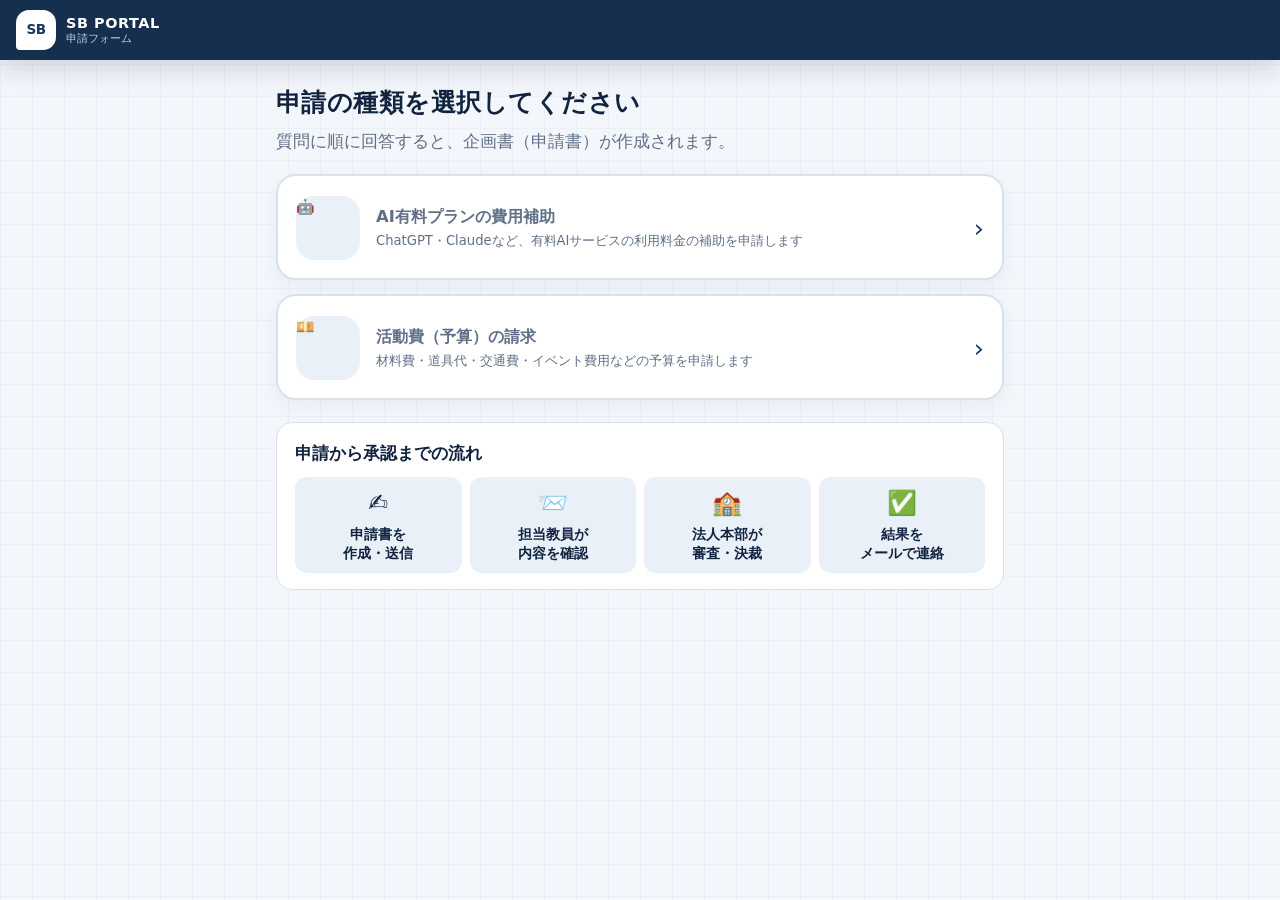
<file: shinsei/index.html>
<!DOCTYPE html>
<html lang="ja">
<head>
<meta charset="utf-8">
<meta name="viewport" content="width=device-width, initial-scale=1">
<title>申請フォーム｜SB PORTAL</title>
<meta name="robots" content="noindex, nofollow">
<link rel="icon" href="../favicon.svg" type="image/svg+xml">
<style>
/* ===== デザイン（SB PORTALと同じ色） ===== */
:root{
  --navy:#153a68; --navy-dark:#0d2748; --bg:#f3f6fb; --ink:#10233f; --muted:#617087;
  --line:#d8e1ed; --card:#fff; --soft:#e9f0f8; --blue:#2d73db; --red:#cf3f35;
  --green:#1f9270; --orange:#ef664e; --yellow:#fff6d6;
  --r:16px; --fs:17px;
}
*{box-sizing:border-box;margin:0;padding:0}
body{
  font-family:"Noto Sans JP","Yu Gothic UI","Hiragino Sans","Meiryo",system-ui,sans-serif;
  font-size:var(--fs); line-height:1.75; color:var(--ink);
  background:linear-gradient(#153a6808 1px,transparent 1px),linear-gradient(90deg,#153a6808 1px,transparent 1px),var(--bg);
  background-size:32px 32px; min-height:100vh;
}
button,input,textarea,select{font:inherit;color:inherit}
button{cursor:pointer;-webkit-tap-highlight-color:transparent}
a{color:inherit}

/* ヘッダー */
.top{position:sticky;top:0;z-index:20;background:#0d2748f5;color:#fff;backdrop-filter:blur(14px);
  display:flex;align-items:center;justify-content:space-between;gap:12px;padding:10px 16px;box-shadow:0 8px 28px #0e25432b}
.brand{display:inline-flex;align-items:center;gap:10px;text-decoration:none}
.brand-sym{display:inline-grid;place-items:center;width:40px;height:40px;background:#fff;color:var(--navy);
  border-radius:13px 13px 13px 4px;font-weight:900;font-size:.85rem;letter-spacing:-.05em}
.brand strong{display:block;font-size:.9rem;letter-spacing:.04em;line-height:1.2}
.brand small{display:block;font-size:.7rem;color:#bdcbe0;line-height:1.2}

/* 進み具合 */
.progress{max-width:760px;margin:18px auto 0;padding:0 16px}
.steps{display:flex;gap:6px;list-style:none}
.steps li{flex:1;height:8px;border-radius:99px;background:var(--line)}
.steps li.is-done{background:var(--navy)}
.steps li.is-now{background:var(--orange)}
.step-label{display:flex;justify-content:space-between;margin-top:6px;font-size:.85rem;color:var(--muted);font-weight:700}

main{max-width:760px;margin:0 auto;padding:12px 16px 140px}
.screen{animation:in .25s ease}
@keyframes in{from{opacity:0;transform:translateY(8px)}to{opacity:1;transform:none}}
h1{font-size:1.45em;line-height:1.4;margin:14px 0 6px;letter-spacing:.02em}
.lead{color:var(--muted);margin-bottom:18px}

/* 種類カード */
.type-grid{display:grid;gap:14px}
.type-card{display:flex;gap:16px;align-items:center;text-align:left;width:100%;
  background:var(--card);border:2px solid var(--line);border-radius:20px;padding:18px;
  box-shadow:0 6px 20px #153a680d;transition:.15s}
.type-card:hover,.type-card:focus-visible{border-color:var(--blue);transform:translateY(-2px);outline:none}
.type-icon{flex:none;display:grid;place-items:center;width:64px;height:64px;border-radius:18px;font-size:2rem;background:var(--soft)}
.type-card b{display:block;font-size:1.1em;line-height:1.4}
.type-card span{display:block;color:var(--muted);font-size:.88em;line-height:1.6;margin-top:2px}
.type-card .go{margin-left:auto;font-size:1.6rem;color:var(--navy)}

.how{margin-top:22px;background:var(--card);border:1px solid var(--line);border-radius:var(--r);padding:16px 18px}
.how h2{font-size:1em;margin-bottom:8px}
.flow{display:grid;grid-template-columns:repeat(4,1fr);gap:8px;text-align:center;font-size:.8em;font-weight:700}
.flow div{background:var(--soft);border-radius:12px;padding:10px 4px;line-height:1.4}
.flow i{display:block;font-style:normal;font-size:1.5rem;margin-bottom:4px}

/* 質問カード */
.q{background:var(--card);border:1px solid var(--line);border-radius:var(--r);padding:18px;margin-bottom:14px;box-shadow:0 4px 14px #153a6808}
.q.err{border:2px solid var(--red);background:#fff8f7}
.q-head{display:flex;gap:10px;align-items:flex-start;justify-content:space-between}
.q-title{font-weight:800;font-size:1.05em;line-height:1.5}
.badge{display:inline-block;font-size:.7em;font-weight:800;border-radius:6px;padding:1px 7px;margin-left:6px;vertical-align:2px}
.badge.req{background:var(--orange);color:#fff}
.badge.opt{background:var(--soft);color:var(--muted)}
.speak{flex:none;border:1px solid var(--line);background:#fff;border-radius:999px;width:40px;height:40px;font-size:1.1rem}
.speak.on{background:var(--navy);color:#fff}
.hint{color:var(--muted);font-size:.9em;margin:4px 0 10px}
.err-msg{display:none;color:var(--red);font-weight:800;font-size:.9em;margin-top:8px}
.q.err .err-msg{display:block}

input[type=text],input[type=email],input[type=number],input[type=date],textarea{
  width:100%;border:2px solid var(--line);border-radius:12px;padding:12px 14px;background:#fff;font-size:1em;outline:none}
input:focus,textarea:focus{border-color:var(--blue);box-shadow:0 0 0 4px #2d73db22}
textarea{min-height:120px;resize:vertical;line-height:1.7}
.with-suffix{display:flex;align-items:center;gap:8px}
.with-suffix input{max-width:220px}
.counter{text-align:right;font-size:.8em;color:var(--muted);margin-top:4px}
.counter.ok{color:var(--green);font-weight:700}

.choices{display:flex;flex-wrap:wrap;gap:8px}
.choice{border:2px solid var(--line);background:#fff;border-radius:12px;padding:10px 16px;font-weight:700;min-height:48px;line-height:1.4}
.choice[aria-pressed="true"]{border-color:var(--navy);background:var(--navy);color:#fff}
.choice[aria-pressed="true"]::before{content:"✓ "}
.other-input{margin-top:10px}

.ex-btn{border:none;background:none;color:var(--blue);font-weight:700;font-size:.88em;padding:4px 0;text-decoration:underline;text-underline-offset:3px}
.example{display:none;background:var(--yellow);border-radius:12px;padding:12px 14px;margin:6px 0 10px;font-size:.9em}
.example.show{display:block}
.example b{display:block;margin-bottom:2px}
.example .use{margin-top:8px;border:1px solid #d9b84f;background:#fff;border-radius:8px;padding:4px 10px;font-size:.85em;font-weight:700}
.starters{display:flex;flex-wrap:wrap;gap:6px;margin-bottom:8px}
.starter{border:1px dashed #9fb3cf;background:var(--soft);border-radius:999px;padding:4px 12px;font-size:.82em;color:var(--navy);font-weight:700}

/* 内訳 */
.items{display:grid;gap:10px}
.item{display:grid;grid-template-columns:1fr 92px 120px 40px;gap:8px;align-items:end;background:var(--bg);border-radius:12px;padding:10px}
.item label{font-size:.75em;color:var(--muted);font-weight:700;display:block}
.item input{padding:10px}
.item .del{height:46px;border:none;background:#fff;border-radius:10px;font-size:1.1rem;color:var(--red)}
.add{margin-top:10px;border:2px dashed #9fb3cf;background:#fff;border-radius:12px;padding:10px;width:100%;font-weight:800;color:var(--navy)}
.total{margin-top:12px;display:flex;justify-content:space-between;align-items:center;background:var(--navy);color:#fff;border-radius:12px;padding:12px 16px;font-weight:800}
.total b{font-size:1.4em}

.check{display:flex;gap:12px;align-items:flex-start;padding:12px;border-radius:12px;border:2px solid var(--line);margin-top:8px;cursor:pointer;background:#fff}
.check input{width:26px;height:26px;flex:none;margin-top:2px;accent-color:var(--navy)}
.check.on{border-color:var(--green);background:#f1faf6}

.voice-tip{display:flex;gap:10px;align-items:center;background:#eef6ff;border:1px solid #cfe2fb;border-radius:12px;padding:10px 14px;font-size:.88em;margin-bottom:14px}

/* 確認 */
.review{background:var(--card);border:1px solid var(--line);border-radius:var(--r);margin-bottom:14px;overflow:hidden}
.review h3{display:flex;justify-content:space-between;align-items:center;background:var(--soft);padding:10px 16px;font-size:.95em}
.review h3 button{border:1px solid var(--line);background:#fff;border-radius:8px;padding:2px 12px;font-size:.85em;font-weight:700;color:var(--navy)}
.review dl{padding:6px 16px 12px}
.review dt{font-size:.8em;color:var(--muted);font-weight:700;margin-top:10px}
.review dd{white-space:pre-wrap;word-break:break-word}

/* 下のボタン */
.nav{position:fixed;left:0;right:0;bottom:0;z-index:15;background:#ffffffee;backdrop-filter:blur(10px);border-top:1px solid var(--line);padding:12px 16px calc(12px + env(safe-area-inset-bottom))}
.nav-in{max-width:760px;margin:0 auto;display:flex;gap:10px}
.btn{border:none;border-radius:14px;padding:14px 18px;font-weight:800;font-size:1.05em;min-height:56px}
.btn.back{background:var(--soft);color:var(--navy);flex:0 0 auto}
.btn.next{background:var(--navy);color:#fff;flex:1;box-shadow:0 6px 18px #153a6840}
.btn.send{background:var(--orange);color:#fff;flex:1;box-shadow:0 6px 18px #ef664e55}
.btn:disabled{opacity:.6}

.done{text-align:center;padding:30px 10px}
.done .big-icon{font-size:4rem}
.done ol{text-align:left;max-width:460px;margin:18px auto;background:var(--card);border:1px solid var(--line);border-radius:var(--r);padding:16px 16px 16px 40px}
.done li{margin:6px 0}
.link-btn{display:inline-block;margin-top:8px;text-decoration:none;background:var(--soft);color:var(--navy);font-weight:800;border-radius:12px;padding:12px 18px}
.alert{background:#fff4f2;border:2px solid var(--red);border-radius:var(--r);padding:16px;margin-top:14px}
.alert .row{display:flex;flex-wrap:wrap;gap:8px;margin-top:10px}
.saved{font-size:.8em;color:var(--muted);text-align:center;margin-top:6px}
.hp{position:absolute;left:-9999px}

@media (max-width:560px){
  .brand small{display:none}
  .item{grid-template-columns:1fr 1fr;}
  .item .name{grid-column:1/-1}
  .item .del{grid-column:2;justify-self:end;width:46px}
  .flow{grid-template-columns:repeat(2,1fr)}
  .type-icon{width:54px;height:54px;font-size:1.7rem}
}
</style>
</head>
<body>
<header class="top">
  <a class="brand" href="../">
    <span class="brand-sym">SB</span>
    <span><strong>SB PORTAL</strong><small>申請フォーム</small></span>
  </a>
</header>

<div class="progress" id="progress" hidden>
  <ol class="steps" id="steps"></ol>
  <div class="step-label"><span id="stepName"></span><span id="stepCount"></span></div>
</div>

<main id="main" aria-live="polite"></main>

<nav class="nav" id="nav" hidden>
  <div class="nav-in">
    <button class="btn back" id="backBtn" type="button">← 戻る</button>
    <button class="btn next" id="nextBtn" type="button">次へ →</button>
  </div>
  <p class="saved" id="savedNote">入力内容は、この端末に自動保存されます</p>
</nav>

<script>
/* =========================================================
   ★ 設定（先生用）
   Apps Scriptを「ウェブアプリ」として公開したときのURLを
   下の '' の中に貼り付けてください。
   ========================================================= */
const GAS_URL = 'https://script.google.com/macros/s/AKfycbyhmcLcJDOtijtx43Uzgjo8B3BJu2HmQJKKA9idLd7zSJHLblaiqGly_K4bJ6alQtHjOw/exec';
const TEACHER_EMAIL = 'ke-inuzuka@ai.singularity.ed.jp';

/* 所属プロジェクトの選択肢 */
const PROJECTS = ['横川商店街', 'ひろしま探究', '安浦コモンズ', 'STEAM', '未定'];

/* =========================================================
   申請の種類（ここに足せば、種類を増やせます）
   ========================================================= */
const TYPES = {
  ai: {
    icon: '🤖',
    title: 'AI有料プランの費用補助',
    sub: 'ChatGPT・Claudeなど、有料AIサービスの利用料金の補助を申請します',
    pages: [
      { name: '利用するAI', heading: '利用するAIサービス', lead: 'サービス名と月額料金を入力してください。', fields: [
        { id: 'ai_service', label: 'サービス名', type: 'choice', required: true, other: true,
          options: ['ChatGPT', 'Claude', 'Gemini', 'Perplexity', 'Canva'],
          hint: '該当するものを選択してください。一覧にない場合は「その他」を選び、名前を入力してください。' },
        { id: 'ai_plan', label: 'プラン名', type: 'text', required: false,
          placeholder: '例：Plus、Pro', hint: '不明な場合は空欄で構いません。' },
        { id: 'ai_monthly', label: '月額料金（税込）', type: 'number', required: true, suffix: '円 / 月',
          placeholder: '3000', hint: '公式サイトで確認した税込の金額を入力してください。' },
        { id: 'ai_months', label: '利用期間', type: 'choice', required: true, other: true, otherLabel: 'その他の期間',
          options: ['1か月', '3か月', '6か月'] },
        { id: 'ai_total', type: 'total' }
      ]},
      { name: '利用目的', heading: 'AIの利用目的', lead: '各項目、1〜3文程度で記入してください。', voice: true, fields: [
        { id: 'title', label: '企画名', type: 'text', required: true,
          placeholder: '例：横川商店街の店舗紹介動画の制作',
          example: '横川商店街の店舗紹介動画の制作' },
        { id: 'ai_what', label: 'AIを使って取り組む内容', type: 'textarea', required: true, min: 30,
          starters: ['〇〇のために、', '〇〇を制作します。', '〇〇を調査します。'],
          example: '横川商店街の店舗の方々にインタビューを行い、その内容をもとに店舗紹介動画の台本とチラシを制作します。AIはインタビューの文字起こしと台本の下書きに使用します。' },
        { id: 'ai_why', label: '有料プランが必要な理由（無料プランでは不十分な点）', type: 'textarea', required: true, min: 20,
          starters: ['無料プランでは利用回数が不足する', '長い文章や資料を読み込めない', '画像・動画を生成できない'],
          example: '無料プランでは1日の利用回数に上限があり、インタビュー10人分の文字起こしと台本作成を期間内に終えられないためです。' }
      ]},
      { name: '期待する成果', heading: '期待する成果と報告方法', lead: '成果の内容と、誰の役に立つかを記入してください。', voice: true, fields: [
        { id: 'goal', label: '期待する成果（誰の役に立つか）', type: 'textarea', required: true, min: 20,
          example: '10店舗分の紹介動画が完成し、商店街の公式SNSで活用されます。店舗の方々や横川を訪れる人の役に立ちます。' },
        { id: 'report', label: '成果の報告方法（複数選択可）', type: 'multi', required: true, other: true,
          options: ['月1回の担当教員への報告', '発表会での発表', '制作物の提出', 'ポートフォリオへの記録'] }
      ]}
    ]
  },
  budget: {
    icon: '💴',
    title: '活動費（予算）の請求',
    sub: '材料費・道具代・交通費・イベント費用などの予算を申請します',
    pages: [
      { name: '企画の概要', heading: '企画の概要', lead: '企画名・費用の種類・必要な日付を入力してください。', fields: [
        { id: 'title', label: '企画名', type: 'text', required: true,
          placeholder: '例：ゾンビナイト子ども向けワークショップ', example: 'ゾンビナイト子ども向けワークショップの材料費' },
        { id: 'use_kind', label: '費用の種類（複数選択可）', type: 'multi', required: true, other: true,
          options: ['材料・消耗品', '道具・機材', '交通費', '会場・参加費', '印刷・チラシ'] },
        { id: 'need_date', label: '必要な日付', type: 'date', required: true,
          hint: '購入日または使用日を入力してください。余裕をもって申請してください。' }
      ]},
      { name: '内訳', heading: '費用の内訳', lead: '1行に1品目ずつ入力してください。合計金額は自動で計算されます。', fields: [
        { id: 'items', label: '品目・数量・単価', type: 'items', required: true },
        { id: 'shop', label: '購入先（店舗名・URL）', type: 'text', required: false,
          placeholder: '例：ダイソー横川店 / AmazonのURL' }
      ]},
      { name: '必要性と成果', heading: '必要性と期待する成果', lead: '各項目、1〜3文程度で記入してください。', voice: true, fields: [
        { id: 'why', label: '必要な理由', type: 'textarea', required: true, min: 20,
          starters: ['〇〇を実施するために必要です。', 'これがなければ〇〇ができません。'],
          example: '子ども向けワークショップで使用するチョークと画用紙が40人分必要です。学校の備品では不足しています。' },
        { id: 'goal', label: '期待する成果（誰の役に立つか）', type: 'textarea', required: true, min: 20,
          example: '来場した子ども40人がワークショップに参加できます。商店街のイベントの活性化につながります。' },
        { id: 'report', label: '成果の報告方法（複数選択可）', type: 'multi', required: true, other: true,
          options: ['活動写真の提出', '領収書の提出', '発表会での発表', '制作物の提出'] }
      ]}
    ]
  }
};

/* 全員に共通のページ */
const PROFILE_PAGE = { name: '申請者情報', heading: '申請者情報', lead: '担当教員からの連絡に使用します。', fields: [
  { id: 'name', label: '氏名', type: 'text', required: true, placeholder: '例：山田 花子' },
  { id: 'grade', label: '学年', type: 'choice', required: true, options: ['1年', '2年', '3年'] },
  { id: 'project', label: '所属プロジェクト', type: 'choice', required: true, options: PROJECTS },
  { id: 'email', label: '学校のメールアドレス', type: 'email', required: true,
    placeholder: 'xxxx@…', hint: '受付確認メールと担当教員からの連絡がこのアドレスに届きます。' },
  { id: 'members', label: '共同で取り組むメンバー', type: 'text', required: false, placeholder: '例：佐藤さん、田中さん' }
]};
const NOTE_FIELD = { id: 'note', label: '担当教員への連絡事項', type: 'textarea', required: false, min: 0,
  placeholder: '例：至急の対応を希望します／事前に相談したい点があります' };
const PROMISES = [
  '記入した内容に誤りはありません',
  '承認される前に、購入・支払い・申し込みを行いません',
  '承認後は、記入した方法で成果を報告します'
];

/* ========================================================= */
const STORE_KEY = 'sb-shinsei-draft-v1';
let state = { type: null, page: 0, data: {} };
try { const s = JSON.parse(localStorage.getItem(STORE_KEY)); if (s && s.data) state = s; } catch (e) {}

const $ = (s, el = document) => el.querySelector(s);
const main = $('#main');
const yen = n => '¥' + Math.round(n || 0).toLocaleString('ja-JP');
const esc = s => String(s ?? '').replace(/[&<>"']/g, c => ({ '&': '&amp;', '<': '&lt;', '>': '&gt;', '"': '&quot;', "'": '&#39;' }[c]));

function pages() {
  if (!state.type) return [];
  const tp = TYPES[state.type].pages;
  const last = { ...tp[tp.length - 1], fields: [...tp[tp.length - 1].fields, NOTE_FIELD] };
  return [PROFILE_PAGE, ...tp.slice(0, -1), last, { name: '確認', review: true }];
}
function save() { try { localStorage.setItem(STORE_KEY, JSON.stringify(state)); } catch (e) {} }

/* ---------- 読み上げ ---------- */
function speak(text, btn) {
  if (!('speechSynthesis' in window)) { alert('この端末では読み上げ機能を利用できません'); return; }
  const was = btn && btn.classList.contains('on');
  speechSynthesis.cancel();
  document.querySelectorAll('.speak.on').forEach(b => b.classList.remove('on'));
  if (was) return;
  const u = new SpeechSynthesisUtterance(text);
  u.lang = 'ja-JP'; u.rate = 0.95;
  if (btn) { btn.classList.add('on'); u.onend = () => btn.classList.remove('on'); }
  speechSynthesis.speak(u);
}

/* ---------- 金額 ---------- */
function monthsValue() {
  const v = state.data.ai_months;
  if (!v) return 0;
  if (v === '__other') return parseInt(String(state.data.ai_months_other || '').replace(/[^0-9]/g, '')) || 0;
  return parseInt(v) || 0;
}
function totalAmount() {
  if (state.type === 'ai') return (Number(state.data.ai_monthly) || 0) * monthsValue();
  if (state.type === 'budget') return (state.data.items || []).reduce((s, it) => s + (Number(it.qty) || 0) * (Number(it.price) || 0), 0);
  return 0;
}

/* ---------- 画面：はじめ ---------- */
function renderStart() {
  $('#progress').hidden = true; $('#nav').hidden = true;
  const draft = state.type && Object.keys(state.data).length > 0;
  main.innerHTML = `
  <section class="screen">
    <h1>申請の種類を選択してください</h1>
    <p class="lead">質問に順に回答すると、企画書（申請書）が作成されます。</p>
    ${draft ? `<div class="alert" style="border-color:var(--blue);background:#eef6ff">
      <b>作成途中の申請があります</b>（${esc(TYPES[state.type].title)}）
      <div class="row"><button class="btn next" id="resume" type="button">続きから入力</button>
      <button class="btn back" id="discard" type="button">破棄して最初から</button></div></div>` : ''}
    <div class="type-grid" style="margin-top:14px">
      ${Object.entries(TYPES).map(([k, t]) => `
        <button class="type-card" data-type="${k}" type="button">
          <span class="type-icon" aria-hidden="true">${t.icon}</span>
          <span><b>${esc(t.title)}</b><span>${esc(t.sub)}</span></span>
          <span class="go" aria-hidden="true">›</span>
        </button>`).join('')}
    </div>
    <div class="how">
      <h2>申請から承認までの流れ</h2>
      <div class="flow">
        <div><i>✍️</i>申請書を<br>作成・送信</div>
        <div><i>📨</i>担当教員が<br>内容を確認</div>
        <div><i>🏫</i>法人本部が<br>審査・決裁</div>
        <div><i>✅</i>結果を<br>メールで連絡</div>
      </div>
    </div>
  </section>`;
  main.querySelectorAll('.type-card').forEach(b => b.onclick = () => {
    if (state.type && state.type !== b.dataset.type && Object.keys(state.data).length &&
        !confirm('作成途中の申請は破棄されます。よろしいですか？')) return;
    if (state.type !== b.dataset.type) state.data = keepProfile(state.data);
    state.type = b.dataset.type; state.page = 0; save(); render(); scrollTo(0, 0);
  });
  const r = $('#resume'); if (r) r.onclick = () => { render(); scrollTo(0, 0); };
  const d = $('#discard'); if (d) d.onclick = () => { state = { type: null, page: 0, data: keepProfile(state.data) }; save(); renderStart(); };
}
function keepProfile(d) {
  const o = {}; ['name', 'grade', 'project', 'email'].forEach(k => { if (d[k]) o[k] = d[k]; }); return o;
}

/* ---------- 質問ページ ---------- */
function render() {
  if (!state.type) return renderStart();
  const ps = pages(); const p = ps[state.page];
  $('#progress').hidden = false; $('#nav').hidden = false;
  $('#steps').innerHTML = ps.map((_, i) => `<li class="${i < state.page ? 'is-done' : i === state.page ? 'is-now' : ''}"></li>`).join('');
  $('#stepName').textContent = p.name;
  $('#stepCount').textContent = `${state.page + 1} / ${ps.length}`;
  $('#backBtn').textContent = '← 戻る';
  const nb = $('#nextBtn');
  nb.className = 'btn ' + (p.review ? 'send' : 'next');
  nb.textContent = p.review ? '📨 送信する' : (state.page === ps.length - 2 ? '入力内容の確認へ →' : '次へ →');
  nb.disabled = false;

  if (p.review) return renderReview();

  main.innerHTML = `<section class="screen">
    <h1>${esc(p.heading)}</h1><p class="lead">${esc(p.lead || '')}</p>
    ${p.voice ? `<div class="voice-tip"><span style="font-size:1.4rem">🎤</span><span>スマートフォンのキーボードの<b>マイク</b>を使うと、音声で入力できます。</span></div>` : ''}
    ${p.fields.map(fieldHTML).join('')}
  </section>`;
  bindFields(p);
}

function fieldHTML(f) {
  const d = state.data;
  if (f.type === 'total') {
    return `<div class="total" id="aiTotal"><span>申請金額（合計）</span><b>${yen(totalAmount())}</b></div>`;
  }
  const badge = f.required ? '<span class="badge req">必須</span>' : '<span class="badge opt">任意</span>';
  const readText = [f.label, f.hint, f.example ? '記入例。' + f.example : ''].filter(Boolean).join('。');
  let body = '';
  switch (f.type) {
    case 'text': case 'email': case 'date':
      body = `<input type="${f.type}" id="f_${f.id}" value="${esc(d[f.id] || '')}" placeholder="${esc(f.placeholder || '')}"
               ${f.type === 'email' ? 'inputmode="email" autocomplete="email"' : ''} ${f.id === 'name' ? 'autocomplete="name"' : ''}>`;
      break;
    case 'number':
      body = `<div class="with-suffix"><input type="number" inputmode="numeric" min="0" id="f_${f.id}" value="${esc(d[f.id] || '')}" placeholder="${esc(f.placeholder || '')}"><span>${esc(f.suffix || '')}</span></div>`;
      break;
    case 'textarea':
      body = `${f.starters ? `<div class="starters">${f.starters.map(s => `<button type="button" class="starter" data-for="${f.id}">${esc(s)}</button>`).join('')}</div>` : ''}
        <textarea id="f_${f.id}" placeholder="${esc(f.placeholder || 'ここに入力してください')}">${esc(d[f.id] || '')}</textarea>
        ${f.min ? `<div class="counter" id="c_${f.id}"></div>` : ''}`;
      break;
    case 'choice': case 'multi': {
      const val = d[f.id];
      const on = o => f.type === 'multi' ? (val || []).includes(o) : val === o;
      body = `<div class="choices" role="group">
        ${f.options.map(o => `<button type="button" class="choice" data-f="${f.id}" data-v="${esc(o)}" aria-pressed="${on(o)}">${esc(o)}</button>`).join('')}
        ${f.other ? `<button type="button" class="choice" data-f="${f.id}" data-v="__other" aria-pressed="${on('__other')}">${esc(f.otherLabel || 'その他')}</button>` : ''}
      </div>
      ${f.other ? `<div class="other-input" id="o_${f.id}" ${on('__other') ? '' : 'hidden'}><input type="text" id="f_${f.id}_other" value="${esc(d[f.id + '_other'] || '')}" placeholder="${f.id === 'ai_months' ? '例：12か月' : 'ここに入力してください'}"></div>` : ''}`;
      break;
    }
    case 'items': {
      if (!d.items || !d.items.length) d.items = [{ name: '', qty: 1, price: '' }];
      body = `<div class="items" id="itemsBox"></div>
        <button type="button" class="add" id="addItem">＋ 行を追加</button>
        <div class="total"><span>合計</span><b id="itemsTotal">${yen(totalAmount())}</b></div>`;
      break;
    }
    case 'checks':
      return `<div class="q" data-q="${f.id}">
        ${f.items.map((t, i) => `<label class="check ${(d.promise || [])[i] ? 'on' : ''}"><input type="checkbox" data-i="${i}" ${(d.promise || [])[i] ? 'checked' : ''}><span>${esc(t)}</span></label>`).join('')}
        <p class="err-msg">↑ すべての項目にチェックを入れてください</p></div>`;
  }
  return `<div class="q" data-q="${f.id}">
    <div class="q-head"><div class="q-title">${esc(f.label)}${badge}</div>
      <button type="button" class="speak" aria-label="読み上げ" data-read="${esc(readText)}">🔊</button></div>
    ${f.hint ? `<p class="hint">${esc(f.hint)}</p>` : ''}
    ${f.example ? `<button type="button" class="ex-btn" data-ex="${f.id}">💡 記入例を表示</button>
      <div class="example" id="ex_${f.id}"><b>記入例：</b>${esc(f.example)}<br><button type="button" class="use" data-use="${f.id}">記入例を入力欄に反映</button></div>` : ''}
    ${body}
    <p class="err-msg">↑ この項目を${f.type === 'choice' || f.type === 'multi' ? '選択' : '入力'}してください${f.min ? `（${f.min}字程度）` : ''}</p>
  </div>`;
}

function bindFields(p) {
  const d = state.data;
  main.querySelectorAll('.speak').forEach(b => b.onclick = () => speak(b.dataset.read, b));
  main.querySelectorAll('.ex-btn').forEach(b => b.onclick = () => $('#ex_' + b.dataset.ex).classList.toggle('show'));
  main.querySelectorAll('.use').forEach(b => b.onclick = () => {
    const f = findField(b.dataset.use); const t = $('#f_' + f.id);
    if (t.value && !confirm('入力済みの文章を記入例に置き換えます。よろしいですか？')) return;
    t.value = f.example; t.dispatchEvent(new Event('input')); t.focus();
  });
  main.querySelectorAll('.starter').forEach(b => b.onclick = () => {
    const t = $('#f_' + b.dataset.for);
    t.value = (t.value ? t.value + (/[。、\n]$/.test(t.value) ? '' : '、') : '') + b.textContent;
    t.dispatchEvent(new Event('input')); t.focus(); t.setSelectionRange(t.value.length, t.value.length);
  });
  p.fields.forEach(f => {
    const el = $('#f_' + f.id);
    if (el && ['text', 'email', 'date', 'number', 'textarea'].includes(f.type)) {
      const upd = () => { d[f.id] = el.value; clearErr(f.id); if (f.min) counter(f); updTotals(); save(); };
      el.addEventListener('input', upd); el.addEventListener('change', upd);
      if (f.min) counter(f);
    }
    const oe = $('#f_' + f.id + '_other');
    if (oe) oe.addEventListener('input', () => { d[f.id + '_other'] = oe.value; clearErr(f.id); updTotals(); save(); });
  });
  main.querySelectorAll('.choice').forEach(b => b.onclick = () => {
    const f = findField(b.dataset.f); const v = b.dataset.v;
    if (f.type === 'multi') {
      const arr = new Set(d[f.id] || []); arr.has(v) ? arr.delete(v) : arr.add(v); d[f.id] = [...arr];
      b.setAttribute('aria-pressed', arr.has(v));
    } else {
      d[f.id] = v;
      main.querySelectorAll(`.choice[data-f="${f.id}"]`).forEach(x => x.setAttribute('aria-pressed', x.dataset.v === v));
    }
    const box = $('#o_' + f.id);
    if (box) { const show = f.type === 'multi' ? d[f.id].includes('__other') : v === '__other'; box.hidden = !show; if (show) $('input', box).focus(); }
    clearErr(f.id); updTotals(); save();
  });
  main.querySelectorAll('.check input').forEach(c => c.onchange = () => {
    d.promise = d.promise || []; d.promise[c.dataset.i] = c.checked;
    c.closest('.check').classList.toggle('on', c.checked); clearErr('promise'); save();
  });
  if ($('#itemsBox')) drawItems();
}

function drawItems() {
  const d = state.data; const box = $('#itemsBox');
  box.innerHTML = d.items.map((it, i) => `
    <div class="item">
      <div class="name"><label>品目</label><input type="text" data-i="${i}" data-k="name" value="${esc(it.name)}" placeholder="例：画用紙／バス代"></div>
      <div><label>数量</label><input type="number" inputmode="numeric" min="0" data-i="${i}" data-k="qty" value="${esc(it.qty)}"></div>
      <div><label>単価（円）</label><input type="number" inputmode="numeric" min="0" data-i="${i}" data-k="price" value="${esc(it.price)}" placeholder="500"></div>
      <button type="button" class="del" data-del="${i}" aria-label="この行を消す" ${d.items.length < 2 ? 'disabled style="opacity:.3"' : ''}>✕</button>
    </div>`).join('');
  box.querySelectorAll('input').forEach(inp => inp.oninput = () => { d.items[inp.dataset.i][inp.dataset.k] = inp.value; clearErr('items'); updTotals(); save(); });
  box.querySelectorAll('[data-del]').forEach(b => b.onclick = () => { d.items.splice(b.dataset.del, 1); drawItems(); updTotals(); save(); });
  $('#addItem').onclick = () => { d.items.push({ name: '', qty: 1, price: '' }); drawItems(); save(); box.querySelectorAll('.name input')[d.items.length - 1].focus(); };
}

function updTotals() {
  const a = $('#aiTotal b'); if (a) a.textContent = yen(totalAmount());
  const b = $('#itemsTotal'); if (b) b.textContent = yen(totalAmount());
}
function counter(f) {
  const n = (state.data[f.id] || '').trim().length; const c = $('#c_' + f.id); if (!c) return;
  c.textContent = n >= f.min ? `✓ ${n}字` : `${n}字（目安：${f.min}字以上）`;
  c.classList.toggle('ok', n >= f.min);
}
function findField(id) { for (const p of pages()) for (const f of (p.fields || [])) if (f.id === id) return f; }
function clearErr(id) { const q = main.querySelector(`.q[data-q="${id}"]`); if (q) q.classList.remove('err'); }

/* ---------- チェック ---------- */
function isFilled(f) {
  const v = state.data[f.id];
  switch (f.type) {
    case 'total': return true;
    case 'choice': return !!v && (v !== '__other' || !!(state.data[f.id + '_other'] || '').trim());
    case 'multi': return Array.isArray(v) && v.length > 0 && (!v.includes('__other') || !!(state.data[f.id + '_other'] || '').trim());
    case 'items': return (v || []).some(it => (it.name || '').trim() && Number(it.price) > 0 && Number(it.qty) > 0);
    case 'checks': return f.items.every((_, i) => (state.data.promise || [])[i]);
    case 'email': return /^[^\s@]+@[^\s@]+\.[^\s@]+$/.test((v || '').trim());
    case 'number': return Number(v) > 0;
    case 'textarea': return (v || '').trim().length >= Math.max(1, Math.floor((f.min || 1) / 2));
    default: return !!(v || '').trim();
  }
}
function validate(p) {
  let first = null;
  p.fields.forEach(f => {
    if (!f.required) return;
    if (!isFilled(f)) { const q = main.querySelector(`.q[data-q="${f.id}"]`); if (q) { q.classList.add('err'); first = first || q; } }
  });
  if (first) { first.scrollIntoView({ behavior: 'smooth', block: 'center' }); return false; }
  return true;
}

/* ---------- 表示用の値 ---------- */
function show(f) {
  const d = state.data; const v = d[f.id];
  const other = d[f.id + '_other'];
  if (f.type === 'choice') return v === '__other' ? other : v;
  if (f.type === 'multi') return (v || []).map(x => x === '__other' ? other : x).filter(Boolean).join('、');
  if (f.type === 'items') return (v || []).filter(it => (it.name || '').trim())
    .map(it => `${it.name}　${it.qty}個 × ${yen(it.price)} ＝ ${yen((Number(it.qty) || 0) * (Number(it.price) || 0))}`).join('\n');
  if (f.type === 'number') return v ? `${Number(v).toLocaleString('ja-JP')} ${f.suffix || ''}` : '';
  if (f.type === 'date') return v ? new Date(v + 'T00:00').toLocaleDateString('ja-JP', { year: 'numeric', month: 'long', day: 'numeric', weekday: 'short' }) : '';
  return v || '';
}
function buildSections() {
  const ps = pages().filter(p => !p.review);
  return ps.map((p, idx) => ({
    title: p.name, page: idx,
    rows: p.fields.filter(f => f.type !== 'checks' && f.type !== 'total')
      .map(f => ({ label: f.label, value: show(f) }))
      .filter(r => r.value)
  })).filter(s => s.rows.length);
}

/* ---------- 確認ページ ---------- */
function renderReview() {
  const t = TYPES[state.type]; const secs = buildSections();
  main.innerHTML = `<section class="screen">
    <h1>入力内容の確認</h1>
    <p class="lead">内容を確認し、ページ下の確認事項にチェックを入れて送信してください。修正が必要な場合は「修正」を押してください。</p>
    <div class="total" style="margin-bottom:14px"><span>${esc(t.icon)} ${esc(t.title)}<br><small style="font-weight:600">申請金額（合計）</small></span><b>${yen(totalAmount())}</b></div>
    ${secs.map(s => `<div class="review"><h3>${esc(s.title)}<button type="button" data-go="${s.page}">修正</button></h3>
      <dl>${s.rows.map(r => `<dt>${esc(r.label)}</dt><dd>${esc(r.value)}</dd>`).join('')}</dl></div>`).join('')}
    <div class="q" data-q="promise">
      <div class="q-title">確認事項<span class="badge req">必須</span></div>
      <p class="hint">上の内容を確認し、すべてにチェックを入れてから送信してください。</p>
      ${PROMISES.map((t, i) => `<label class="check ${(state.data.promise || [])[i] ? 'on' : ''}"><input type="checkbox" data-i="${i}" ${(state.data.promise || [])[i] ? 'checked' : ''}><span>${esc(t)}</span></label>`).join('')}
      <p class="err-msg">↑ すべての項目にチェックを入れてください</p>
    </div>
    <input class="hp" id="hp" tabindex="-1" autocomplete="off" aria-hidden="true">
    <div id="sendResult"></div>
  </section>`;
  main.querySelectorAll('[data-go]').forEach(b => b.onclick = () => { state.page = +b.dataset.go; save(); render(); scrollTo(0, 0); });
  main.querySelectorAll('.check input').forEach(c => c.onchange = () => {
    state.data.promise = state.data.promise || []; state.data.promise[c.dataset.i] = c.checked;
    c.closest('.check').classList.toggle('on', c.checked); clearErr('promise'); save();
  });
}

function plainText() {
  const t = TYPES[state.type];
  return `【SB科 申請】${t.title}\n合計：${yen(totalAmount())}\n\n` +
    buildSections().map(s => `■ ${s.title}\n` + s.rows.map(r => `・${r.label}\n${r.value}`).join('\n')).join('\n\n');
}

async function send() {
  if ($('#hp') && $('#hp').value) return;
  if (!PROMISES.every((_, i) => (state.data.promise || [])[i])) {
    const q = main.querySelector('.q[data-q="promise"]'); q.classList.add('err');
    q.scrollIntoView({ behavior: 'smooth', block: 'center' }); return;
  }
  const btn = $('#nextBtn'); btn.disabled = true; btn.textContent = '送信中…';
  const d = state.data; const t = TYPES[state.type];
  const payload = {
    type: state.type, typeLabel: t.title, total: totalAmount(),
    name: d.name, grade: d.grade, project: d.project, email: (d.email || '').trim(), title: d.title || '',
    sections: buildSections().map(s => ({ title: s.title, rows: s.rows })),
    promises: PROMISES, text: plainText(), userAgent: navigator.userAgent
  };
  if (!GAS_URL) {
    return sendFail('現在、送信機能の準備中です。');
  }
  try {
    const res = await fetch(GAS_URL, { method: 'POST', headers: { 'Content-Type': 'text/plain;charset=utf-8' }, body: JSON.stringify(payload) });
    const j = await res.json();
    if (!j.ok) throw new Error(j.error || 'error');
    renderDone(j.id);
  } catch (e) {
    sendFail('送信できませんでした。インターネット接続を確認し、もう一度送信してください。');
  }
}
function sendFail(msg) {
  const btn = $('#nextBtn'); btn.disabled = false; btn.textContent = '📨 再送信';
  const subject = encodeURIComponent(`【SB科 申請】${TYPES[state.type].title}｜${state.data.name || ''}`);
  const body = encodeURIComponent(plainText());
  $('#sendResult').innerHTML = `<div class="alert"><b>⚠️ ${esc(msg)}</b>
    <p style="font-size:.9em;margin-top:6px">再送信しても失敗する場合は、以下のボタンからメールアプリで送信できます。</p>
    <div class="row">
      <a class="link-btn" href="mailto:${TEACHER_EMAIL}?subject=${subject}&body=${body}">✉️ メールアプリで送信</a>
      <button class="link-btn" type="button" id="copyBtn" style="border:none">📋 内容をコピー</button>
    </div></div>`;
  $('#copyBtn').onclick = async () => {
    try { await navigator.clipboard.writeText(plainText()); $('#copyBtn').textContent = '✓ コピーしました'; } catch (e) { alert('コピーできませんでした'); }
  };
  $('#sendResult').scrollIntoView({ behavior: 'smooth', block: 'center' });
}

function renderDone(id) {
  const email = state.data.email;
  state = { type: null, page: 0, data: keepProfile(state.data) }; save();
  $('#progress').hidden = true; $('#nav').hidden = true;
  main.innerHTML = `<section class="screen done">
    <div class="big-icon">🎉</div>
    <h1>送信が完了しました</h1>
    <p class="lead">受付番号：<b>${esc(id || '')}</b></p>
    <ol>
      <li>申請書が担当教員（犬塚）に送信されました。</li>
      <li>${esc(email)} に受付確認メールが送信されます。</li>
      <li>担当教員が内容を確認し、法人本部に提出します。確認事項がある場合は担当教員から連絡します。</li>
      <li><b>承認されるまで、購入・支払いは行わないでください。</b></li>
    </ol>
    <a class="link-btn" href="./">別の申請を作成</a>　<a class="link-btn" href="../">SB PORTALに戻る</a>
  </section>`;
  scrollTo(0, 0);
}

/* ---------- ボタン ---------- */
$('#nextBtn').onclick = () => {
  const ps = pages(); const p = ps[state.page];
  if (p.review) return send();
  if (!validate(p)) return;
  speechSynthesis && speechSynthesis.cancel();
  state.page++; save(); render(); scrollTo(0, 0);
};
$('#backBtn').onclick = () => {
  speechSynthesis && speechSynthesis.cancel();
  if (state.page === 0) { renderStart(); scrollTo(0, 0); return; }
  state.page--; save(); render(); scrollTo(0, 0);
};
renderStart();
</script>
</body>
</html>
</file>
